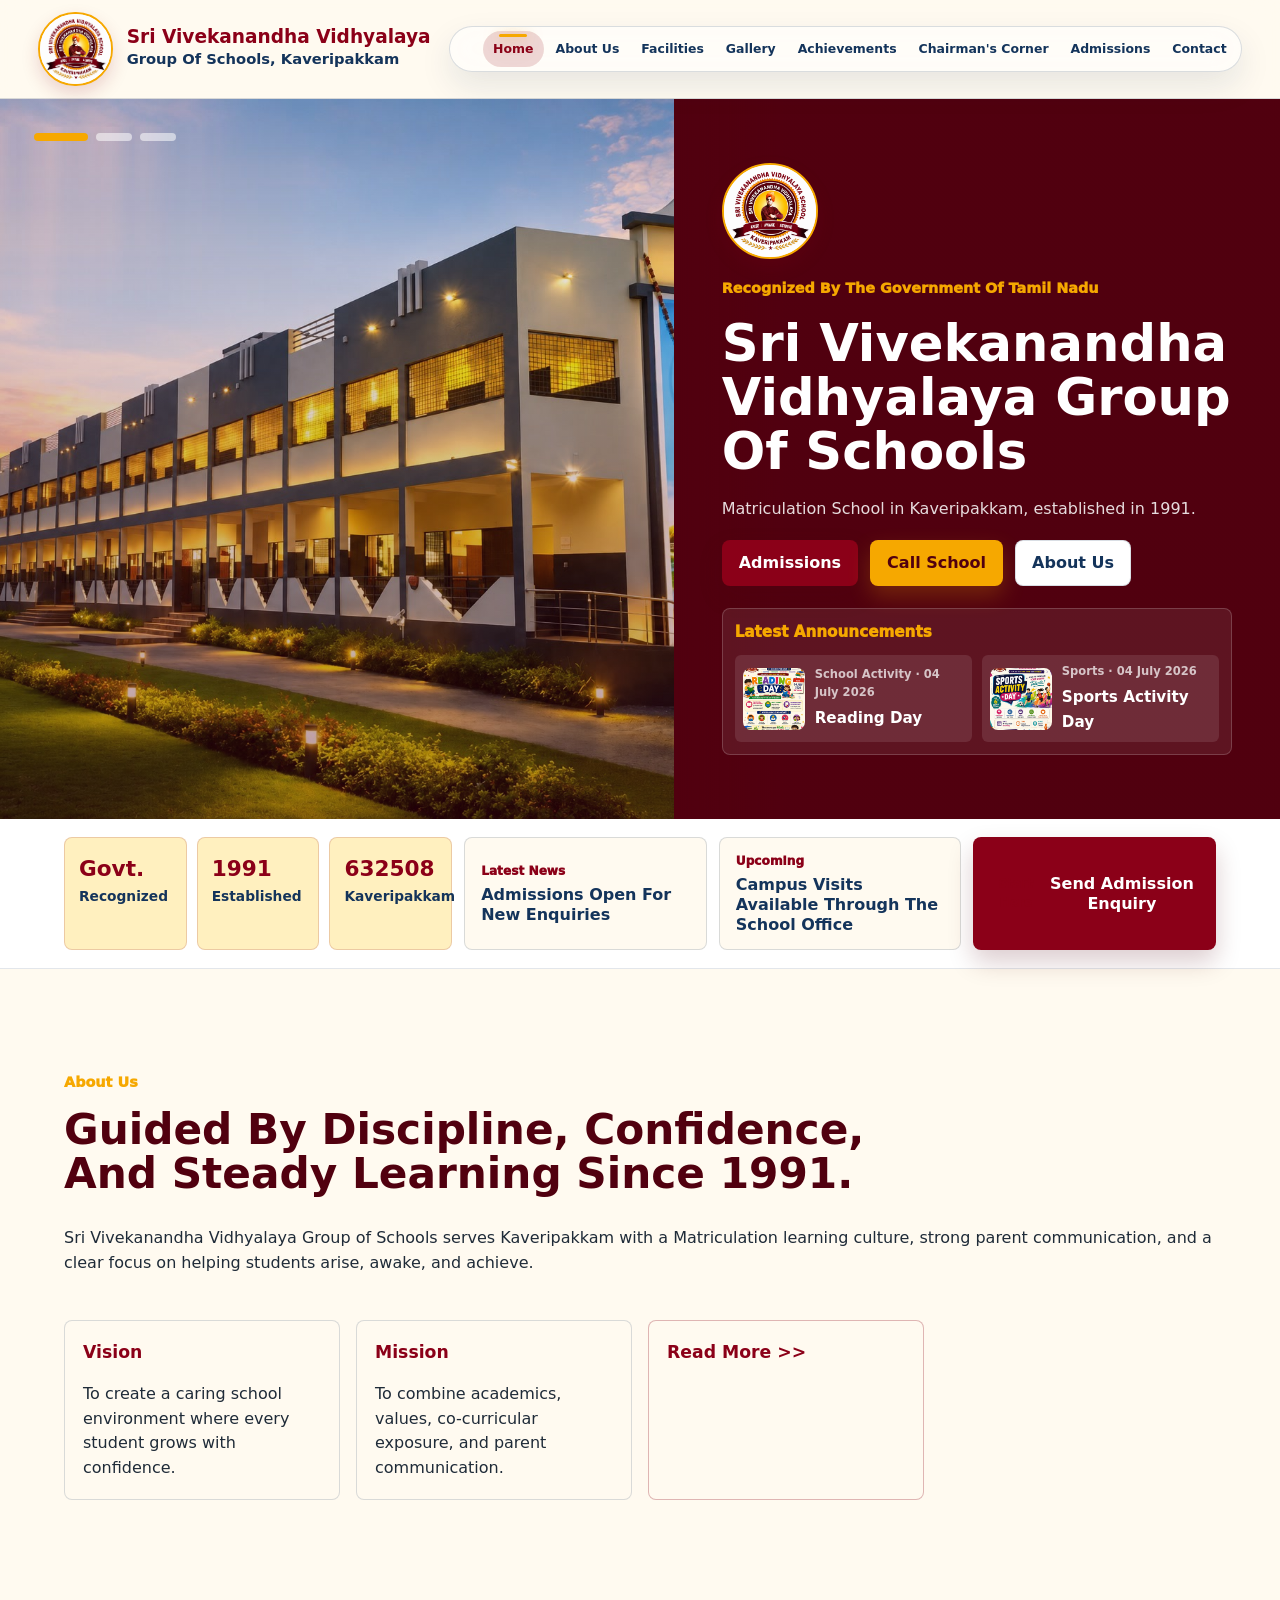
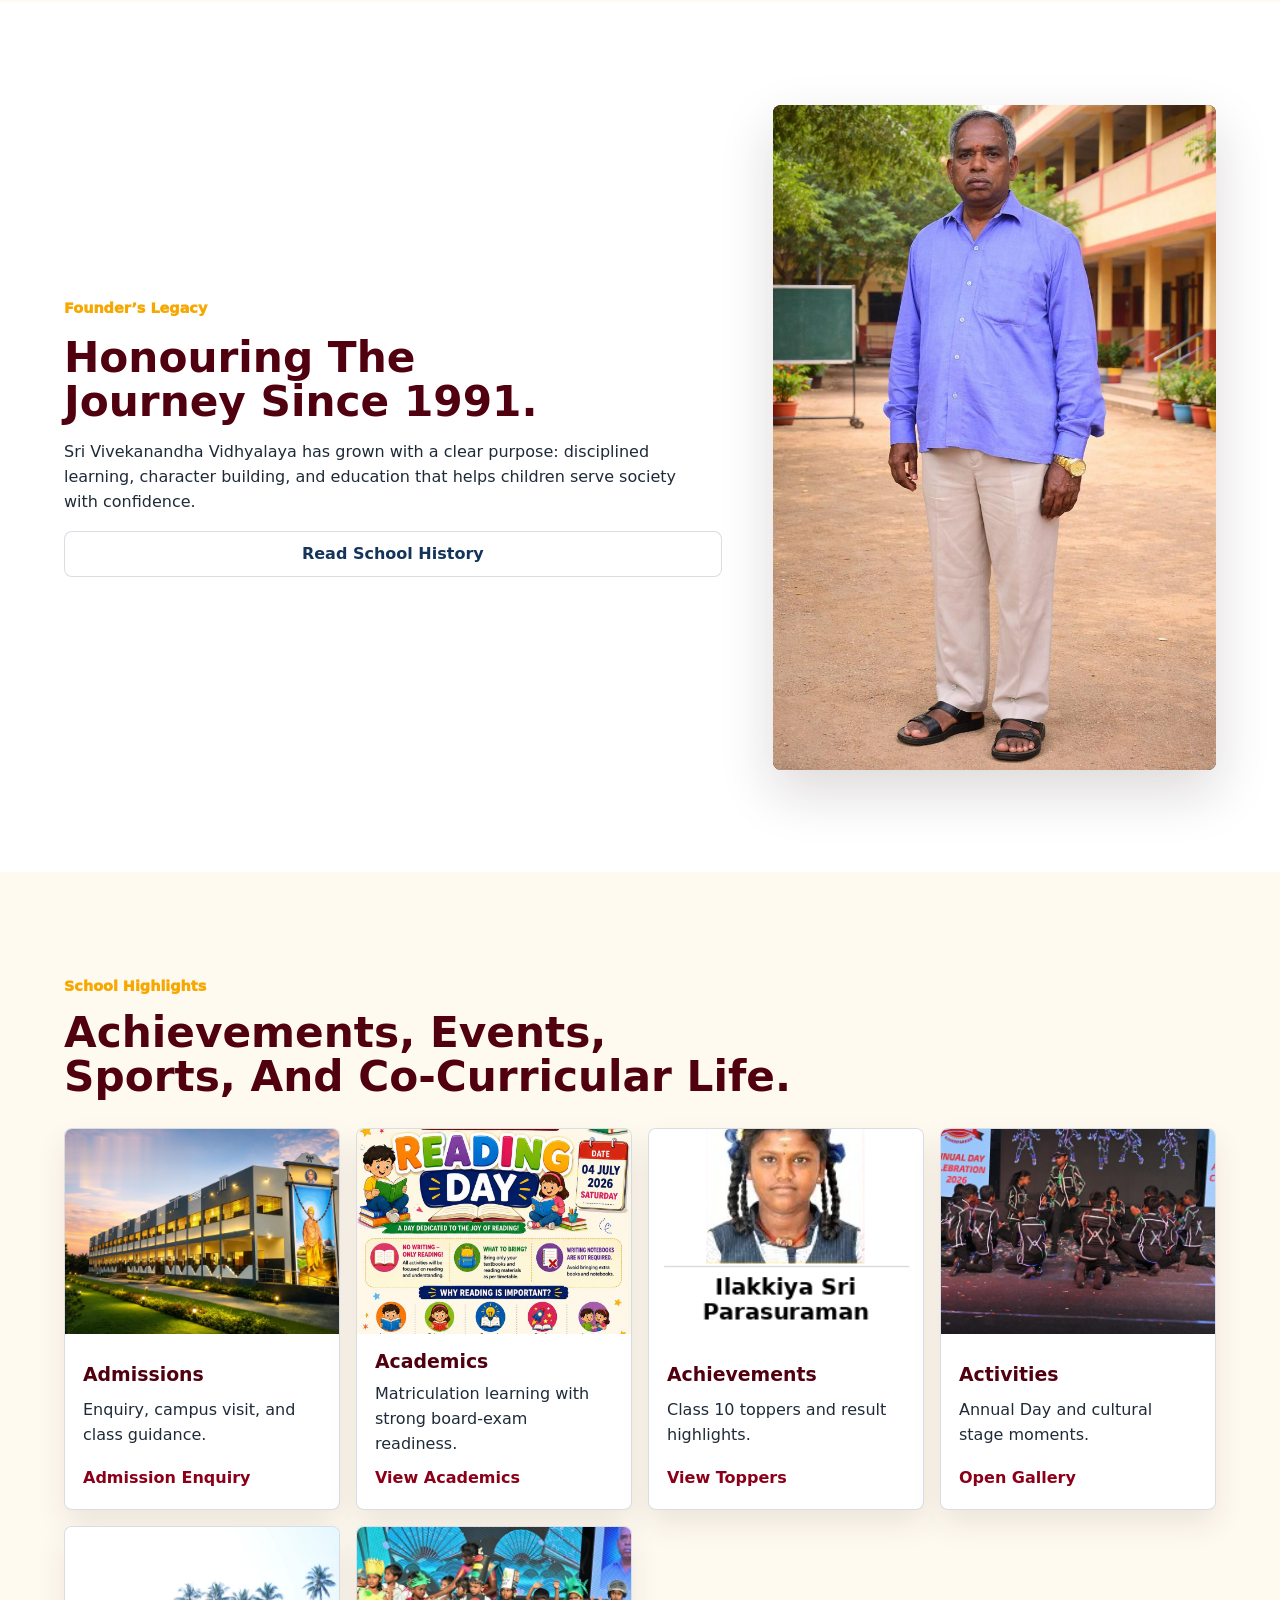
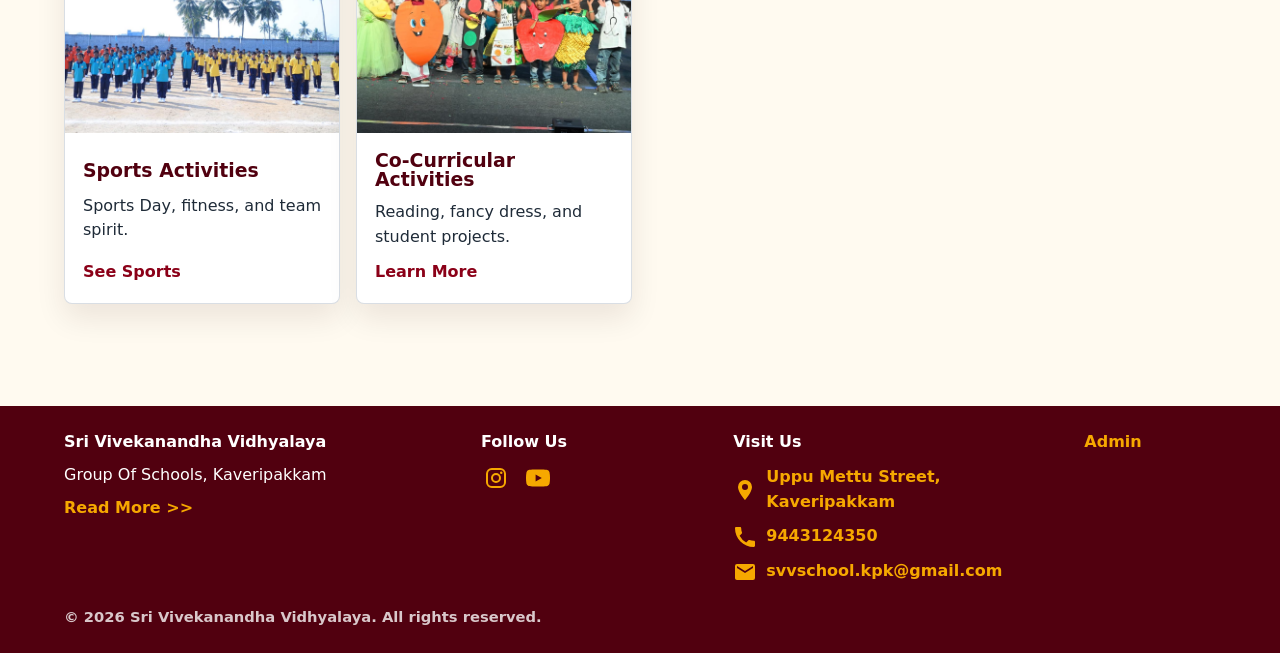
<file: index.html>
<!doctype html>
<html lang="en">
  <head>
    <meta charset="UTF-8" />
    <meta name="viewport" content="width=device-width, initial-scale=1.0" />
    <title>Sri Vivekanandha Vidhyalaya | Matriculation School in Tamil Nadu</title>
    <meta
      name="description"
      content="Sri Vivekanandha Vidhyalaya is a Matriculation school in Tamil Nadu serving Kaveripakkam with academics, admissions, school achievements, sports, and co-curricular activities."
    />
    <meta property="og:title" content="Sri Vivekanandha Vidhyalaya | Matriculation School in Tamil Nadu" />
    <meta
      property="og:description"
      content="Admissions, achievements, sports, school events, co-curricular activities, and campus details for Sri Vivekanandha Vidhyalaya Matriculation School."
    />
    <meta property="og:type" content="website" />
    <meta property="og:image" content="assets/school-building.jpg" />
    <link rel="icon" href="assets/logo.png" />
    <link rel="preload" as="image" href="assets/school-building.jpg" fetchpriority="high" />
    <link rel="stylesheet" href="styles.css?v=book-turn-1" />
  </head>
  <body class="home-page">
    <header class="site-header" data-header>
      <a class="brand" href="index.html" aria-label="Sri Vivekanandha Vidhyalaya home">
        <span class="logo-frame small">
          <img src="assets/logo.png" data-required-asset alt="Sri Vivekanandha Vidhyalaya logo" />
          <span class="asset-fallback">SVV</span>
        </span>
        <span class="brand-copy">
          <strong>Sri Vivekanandha Vidhyalaya</strong>
          <small>Group of Schools, Kaveripakkam</small>
        </span>
      </a>
      <button class="nav-toggle" type="button" aria-label="Open navigation" aria-expanded="false" data-nav-toggle>
        <span></span><span></span><span></span>
      </button>
      <nav class="primary-nav" aria-label="Primary navigation" data-nav></nav>
    </header>

    <main>
      <section class="page-section hero">
        <div class="hero-image asset-panel" data-hero-banner aria-label="School campus highlights">
          <img
            src="assets/school-building.jpg"
            data-required-asset
            alt="Sri Vivekanandha Vidhyalaya campus building in Kaveripakkam"
            fetchpriority="high"
            decoding="async"
          />
        </div>
        <div class="hero-content">
          <div class="logo-frame hero-logo">
            <img src="assets/logo.png" data-required-asset alt="Sri Vivekanandha Vidhyalaya logo" />
            <span class="asset-fallback">SVV</span>
          </div>
          <p class="eyebrow">Recognized By The Government Of Tamil Nadu</p>
          <h1>Sri Vivekanandha Vidhyalaya Group Of Schools</h1>
          <p class="lead">Matriculation School in Kaveripakkam, established in 1991.</p>
          <div class="hero-actions">
            <a class="button primary" href="admissions.html">Admissions</a>
            <a class="button gold" href="tel:+919443124350">Call School</a>
            <a class="button secondary" href="about.html">About Us</a>
          </div>
          <div class="hero-announcements" data-hero-announcements aria-label="Latest announcements"></div>
        </div>
      </section>

      <section class="quick-highlight-strip" aria-label="Quick school highlights">
        <div class="quick-facts" id="quick-facts"></div>
        <article class="highlight-card">
          <span>Latest News</span>
          <strong>Admissions Open For New Enquiries</strong>
        </article>
        <article class="highlight-card">
          <span>Upcoming</span>
          <strong>Campus Visits Available Through The School Office</strong>
        </article>
        <a class="highlight-card highlight-cta" href="admissions.html">
          <span>Start Here</span>
          <strong>Send Admission Enquiry</strong>
        </a>
      </section>

      <section class="page-section home-about">
        <div class="section-heading">
          <p class="eyebrow">About Us</p>
          <h2>Guided By Discipline, Confidence, And Steady Learning Since 1991.</h2>
          <p>
            Sri Vivekanandha Vidhyalaya Group of Schools serves Kaveripakkam with a Matriculation learning culture,
            strong parent communication, and a clear focus on helping students arise, awake, and achieve.
          </p>
        </div>
        <div class="module-grid">
          <article class="module-card"><strong>Vision</strong><p>To create a caring school environment where every student grows with confidence.</p></article>
          <article class="module-card"><strong>Mission</strong><p>To combine academics, values, co-curricular exposure, and parent communication.</p></article>
          <a class="module-card about-link-card" href="about.html"><strong>Read More &gt;&gt;</strong></a>
        </div>
      </section>

      <section class="page-section founder-legacy">
        <div class="legacy-copy">
          <p class="eyebrow">Founder’s Legacy</p>
          <h2>Honouring The Journey Since 1991.</h2>
          <p>
            Sri Vivekanandha Vidhyalaya has grown with a clear purpose: disciplined learning, character building,
            and education that helps children serve society with confidence.
          </p>
          <a class="button secondary" href="about.html">Read School History</a>
        </div>
        <div class="legacy-photo asset-panel">
          <img src="assets/founder-original.png" data-required-asset alt="Original founder photo of Mr. S. Pichandi" loading="eager" decoding="async" />
        </div>
      </section>

      <section class="page-section home-sections">
        <div class="section-heading">
          <p class="eyebrow">School Highlights</p>
          <h2>Achievements, Events, Sports, And Co-Curricular Life.</h2>
        </div>
        <div class="feature-grid" id="home-feature-grid"></div>
      </section>

    </main>

    <footer class="site-footer">
      <p>Sri Vivekanandha Vidhyalaya Group of Schools, Kaveripakkam</p>
      <a href="index.html">Home</a>
      <p class="copyright-line">© 2026 Sri Vivekanandha Vidhyalaya. All rights reserved.</p>
    </footer>

    <script src="news-data.js?v=book-turn-1"></script>
    <script src="app.js?v=book-turn-1"></script>
  </body>
</html>
</file>
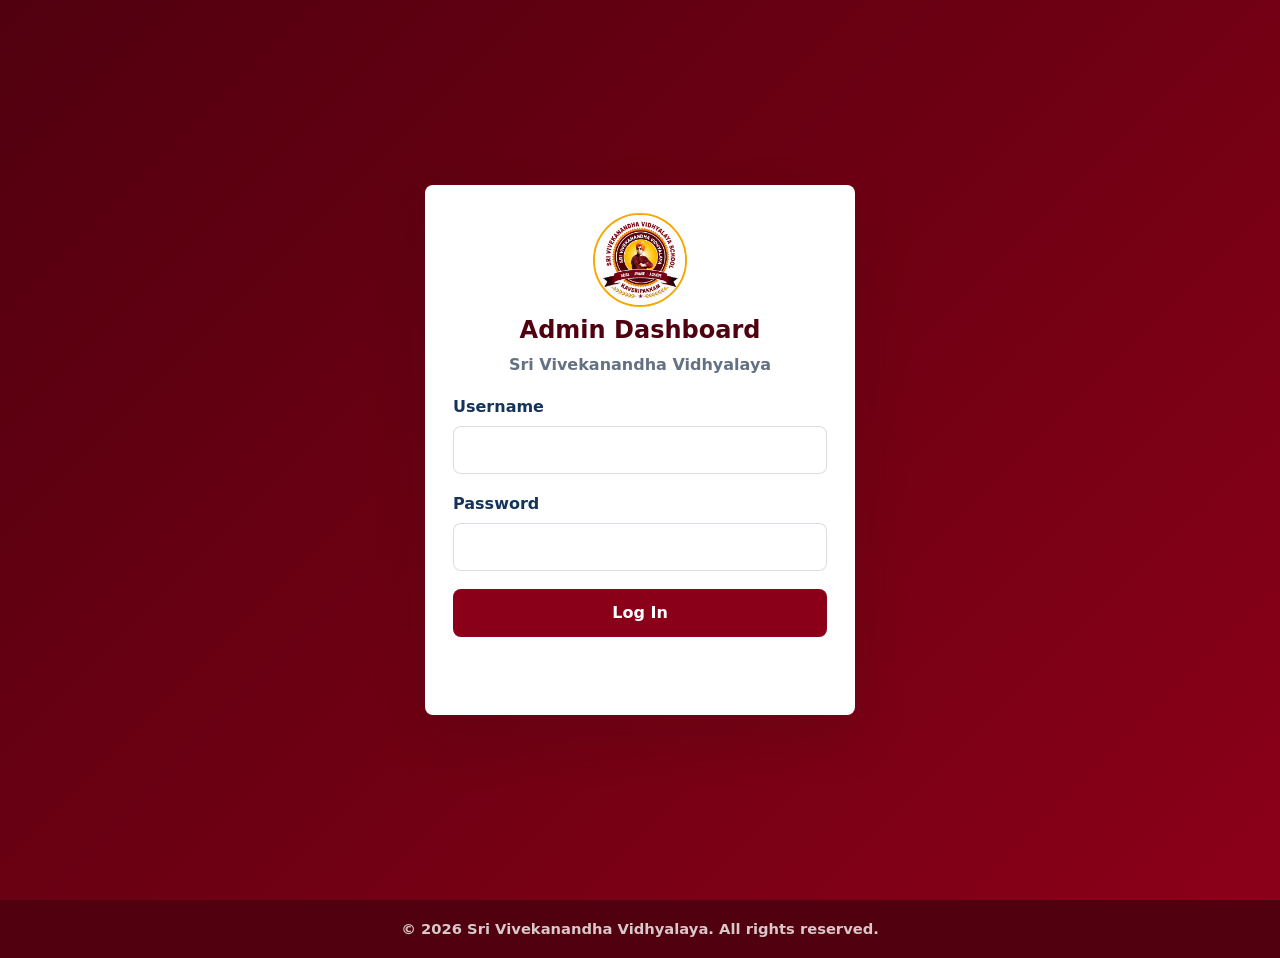
<file: admin/index.html>
<!doctype html>
<html lang="en">
  <head>
    <meta charset="UTF-8" />
    <meta name="viewport" content="width=device-width, initial-scale=1.0" />
    <title>Admin Dashboard | Sri Vivekanandha Vidhyalaya</title>
    <meta name="description" content="Admin dashboard for Sri Vivekanandha Vidhyalaya website content, gallery, announcements, and admission enquiries." />
    <meta name="robots" content="noindex, nofollow" />
    <link rel="icon" href="../assets/logo.png" />
    <link rel="stylesheet" href="admin.css?v=admission-fields-1" />
  </head>
  <body>
    <main id="admin-root"></main>
    <footer class="admin-footer">© 2026 Sri Vivekanandha Vidhyalaya. All rights reserved.</footer>
    <script src="admin.js?v=admission-fields-1"></script>
  </body>
</html>
</file>
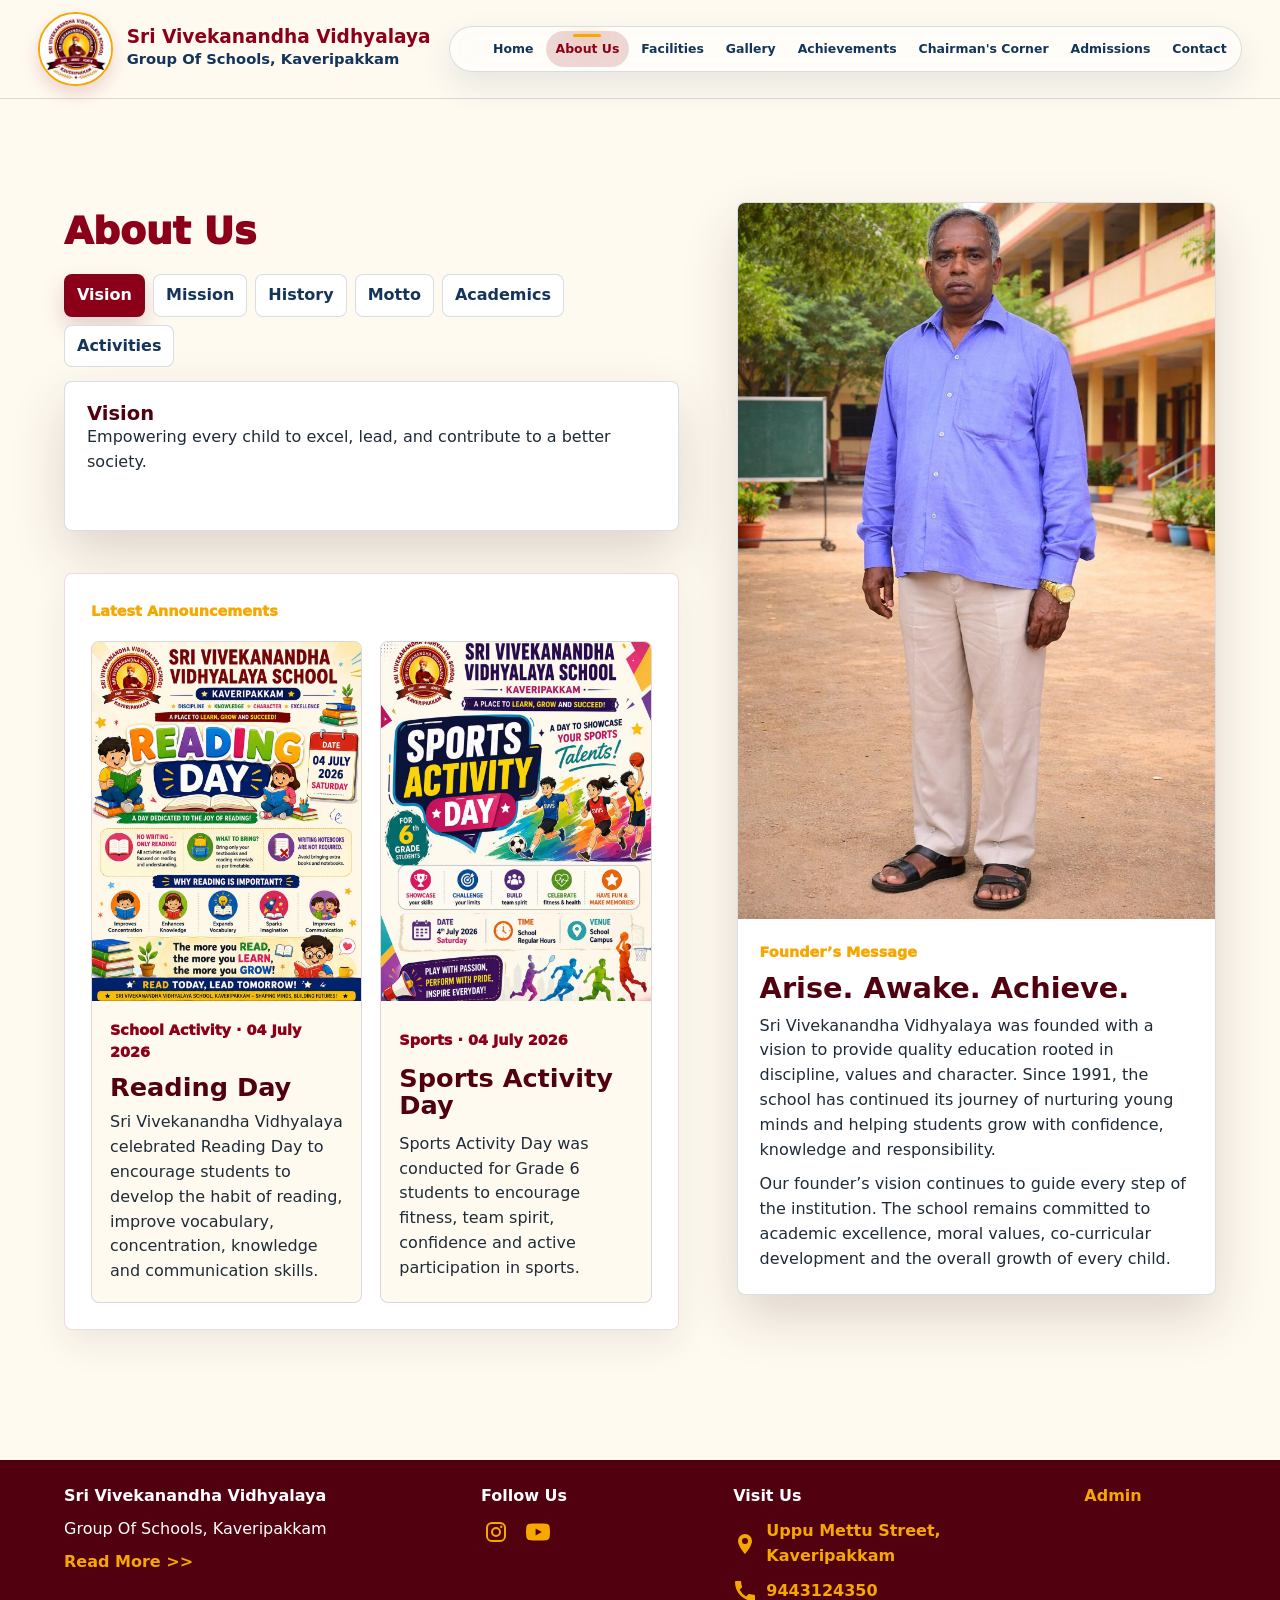
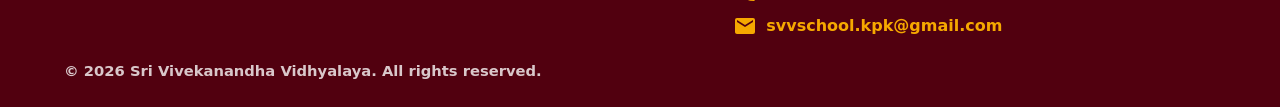
<file: about.html>
<!doctype html>
<html lang="en">
  <head>
    <meta charset="UTF-8" />
    <meta name="viewport" content="width=device-width, initial-scale=1.0" />
    <title>About Us | Sri Vivekanandha Vidhyalaya</title>
    <meta name="description" content="Learn about Sri Vivekanandha Vidhyalaya, its founder legacy, journey since 1991, school history, academics, and co-curricular activities in Kaveripakkam, Tamil Nadu." />
    <meta property="og:title" content="About Sri Vivekanandha Vidhyalaya" />
    <meta property="og:description" content="Founder legacy, school history since 1991, mission, academics, and activities at Sri Vivekanandha Vidhyalaya." />
    <meta property="og:type" content="website" />
    <meta property="og:image" content="assets/founder-original.png" />
    <link rel="icon" href="assets/logo.png" />
    <link rel="stylesheet" href="styles.css?v=book-turn-1" />
  </head>
  <body>
    <header class="site-header" data-header>
      <a class="brand" href="index.html" aria-label="Sri Vivekanandha Vidhyalaya home">
        <span class="logo-frame small"><img src="assets/logo.png" data-required-asset alt="Sri Vivekanandha Vidhyalaya crest" /><span class="asset-fallback">SVV</span></span>
        <span class="brand-copy"><strong>Sri Vivekanandha Vidhyalaya</strong><small>Group of Schools, Kaveripakkam</small></span>
      </a>
      <button class="nav-toggle" type="button" aria-label="Open navigation" aria-expanded="false" data-nav-toggle><span></span><span></span><span></span></button>
      <nav class="primary-nav" aria-label="Primary navigation" data-nav></nav>
    </header>
    <main>
      <section class="page-section about">
        <div class="section-text">
          <h1 class="visually-hidden">About Us</h1>
          <p class="eyebrow">About Us</p>
          <div class="tab-list" role="tablist" aria-label="About us details">
            <button class="active" type="button" data-about-tab="vision" role="tab">Vision</button>
            <button type="button" data-about-tab="mission" role="tab">Mission</button>
            <button type="button" data-about-tab="history" role="tab">History</button>
            <button type="button" data-about-tab="motto" role="tab">Motto</button>
            <button type="button" data-about-tab="academics" role="tab">Academics</button>
            <button type="button" data-about-tab="activities" role="tab">Activities</button>
          </div>
          <article class="tab-card" data-about-panel></article>
          <div class="announcement-strip" data-announcements hidden></div>
        </div>
        <aside class="leader-card">
          <div class="leader-photo asset-panel">
            <img src="assets/founder-original.png" data-required-asset alt="Founder of Sri Vivekanandha Vidhyalaya" />
          </div>
          <div class="leader-copy">
            <p class="eyebrow">Founder’s Message</p>
            <h2>Arise. Awake. Achieve.</h2>
            <div class="founder-message-body" data-founder-copy>
              <p>
                Sri Vivekanandha Vidhyalaya was founded with a vision to provide quality education rooted in discipline,
                values and character. Since 1991, the school has continued its journey of nurturing young minds and
                helping students grow with confidence, knowledge and responsibility.
              </p>
              <p>
                Our founder’s vision continues to guide every step of the institution. The school remains committed to
                academic excellence, moral values, co-curricular development and the overall growth of every child.
              </p>
            </div>
          </div>
        </aside>
      </section>
    </main>
    <footer class="site-footer"><p>Sri Vivekanandha Vidhyalaya Group of Schools, Kaveripakkam</p><a href="index.html">Home</a><p class="copyright-line">© 2026 Sri Vivekanandha Vidhyalaya. All rights reserved.</p></footer>
    <script src="app.js?v=book-turn-1"></script>
  </body>
</html>
</file>
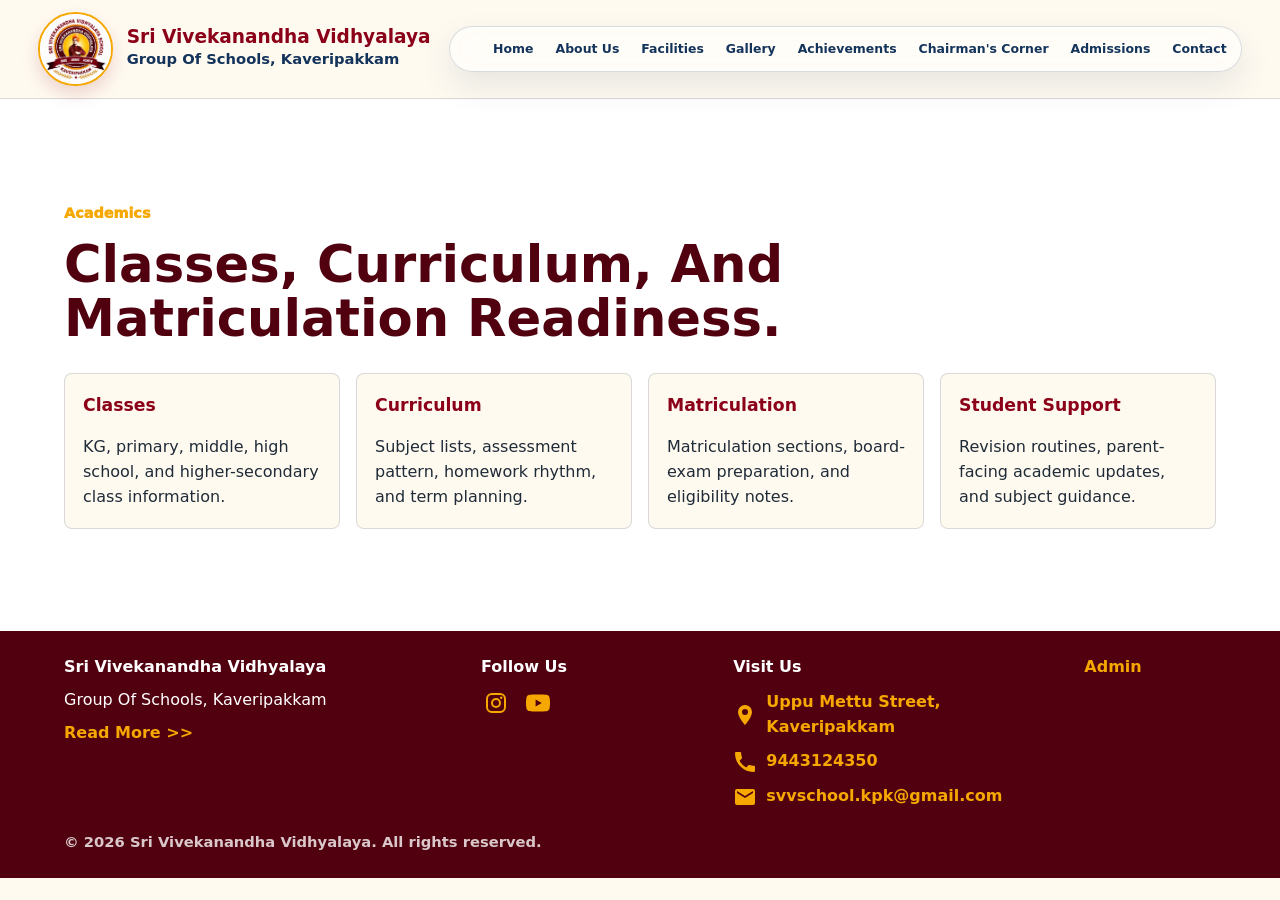
<file: academics.html>
<!doctype html>
<html lang="en">
  <head>
    <meta charset="UTF-8" />
    <meta name="viewport" content="width=device-width, initial-scale=1.0" />
    <title>Academics | Sri Vivekanandha Vidhyalaya</title>
    <meta name="description" content="Academic information for Sri Vivekanandha Vidhyalaya, including Matriculation classes, curriculum, board-exam preparation, and student support." />
    <meta property="og:title" content="Academics | Sri Vivekanandha Vidhyalaya" />
    <meta property="og:description" content="Matriculation academics and board-exam preparation at Sri Vivekanandha Vidhyalaya." />
    <meta property="og:type" content="website" />
    <meta property="og:image" content="assets/logo.png" />
    <link rel="icon" href="assets/logo.png" />
    <link rel="stylesheet" href="styles.css?v=book-turn-1" />
  </head>
  <body>
    <header class="site-header" data-header>
      <a class="brand" href="index.html" aria-label="Sri Vivekanandha Vidhyalaya home">
        <span class="logo-frame small"><img src="assets/logo.png" data-required-asset alt="Sri Vivekanandha Vidhyalaya crest" /><span class="asset-fallback">SVV</span></span>
        <span class="brand-copy"><strong>Sri Vivekanandha Vidhyalaya</strong><small>Group of Schools, Kaveripakkam</small></span>
      </a>
      <button class="nav-toggle" type="button" aria-label="Open navigation" aria-expanded="false" data-nav-toggle><span></span><span></span><span></span></button>
      <nav class="primary-nav" aria-label="Primary navigation" data-nav></nav>
    </header>
    <main>
      <section class="page-section content-band">
        <div class="section-heading">
          <p class="eyebrow">Academics</p>
          <h1>Classes, Curriculum, And Matriculation Readiness.</h1>
        </div>
        <div class="module-grid" id="academics-grid"></div>
      </section>
    </main>
    <footer class="site-footer"><p>Sri Vivekanandha Vidhyalaya Group of Schools, Kaveripakkam</p><a href="index.html">Home</a><p class="copyright-line">© 2026 Sri Vivekanandha Vidhyalaya. All rights reserved.</p></footer>
    <script src="app.js?v=book-turn-1"></script>
  </body>
</html>
</file>
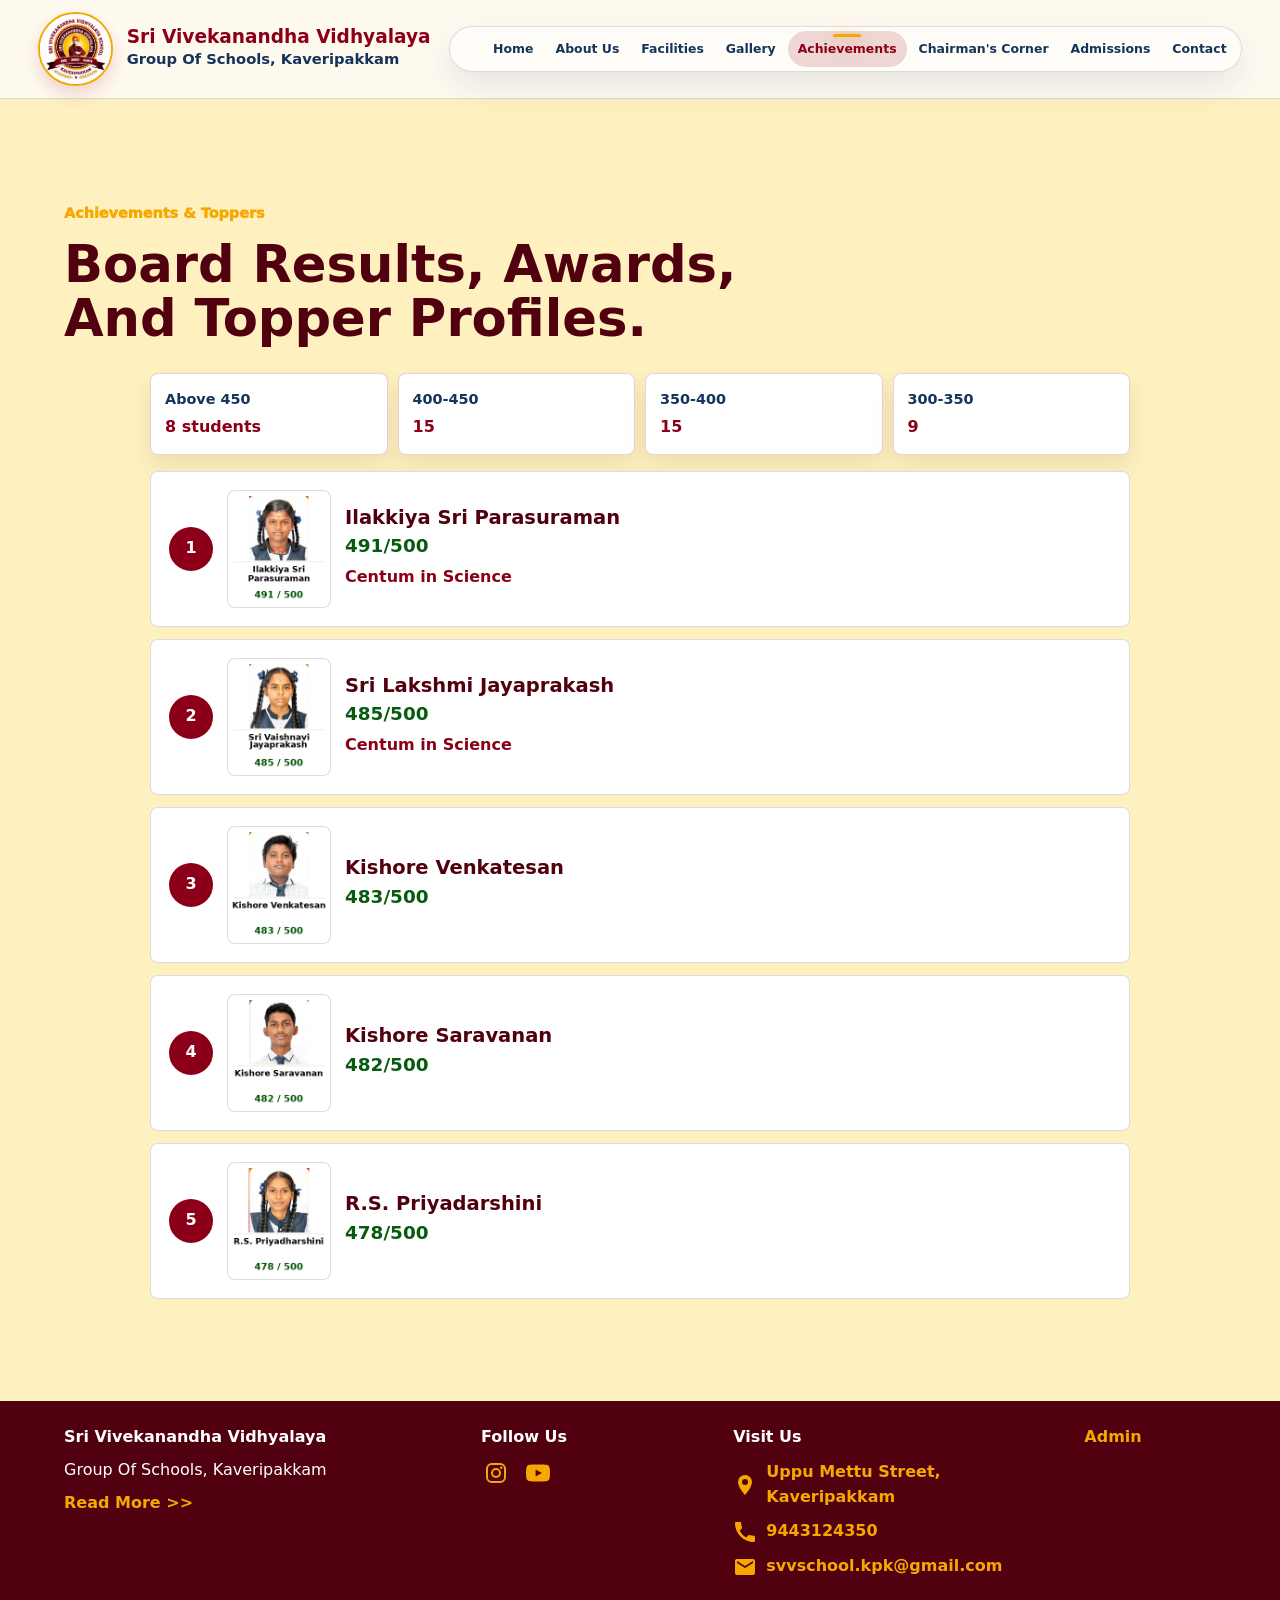
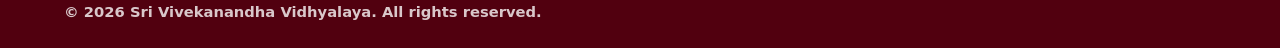
<file: achievements.html>
<!doctype html>
<html lang="en">
  <head>
    <meta charset="UTF-8" />
    <meta name="viewport" content="width=device-width, initial-scale=1.0" />
    <title>Achievements | Sri Vivekanandha Vidhyalaya</title>
    <meta name="description" content="View Sri Vivekanandha Vidhyalaya Matriculation school achievements, Class 10 toppers, marks, results at a glance, and student recognition updates." />
    <meta property="og:title" content="Achievements | Sri Vivekanandha Vidhyalaya Matriculation School" />
    <meta property="og:description" content="Class 10 toppers, Matriculation achievements, and school achievement highlights from Sri Vivekanandha Vidhyalaya." />
    <meta property="og:type" content="website" />
    <meta property="og:image" content="assets/toppers/topper-1.png" />
    <link rel="icon" href="assets/logo.png" />
    <link rel="stylesheet" href="styles.css?v=book-turn-1" />
  </head>
  <body>
    <header class="site-header" data-header>
      <a class="brand" href="index.html" aria-label="Sri Vivekanandha Vidhyalaya home">
        <span class="logo-frame small"><img src="assets/logo.png" data-required-asset alt="Sri Vivekanandha Vidhyalaya crest" /><span class="asset-fallback">SVV</span></span>
        <span class="brand-copy"><strong>Sri Vivekanandha Vidhyalaya</strong><small>Group of Schools, Kaveripakkam</small></span>
      </a>
      <button class="nav-toggle" type="button" aria-label="Open navigation" aria-expanded="false" data-nav-toggle><span></span><span></span><span></span></button>
      <nav class="primary-nav" aria-label="Primary navigation" data-nav></nav>
    </header>
    <main>
      <section class="page-section achievements">
        <div class="section-heading">
          <p class="eyebrow">Achievements & Toppers</p>
          <h1>Board Results, Awards, And Topper Profiles.</h1>
        </div>
        <div class="achievement-layout topper-only-layout">
          <div class="topper-results">
            <div class="results-glance" id="results-glance" aria-label="Results at a glance"></div>
            <div class="rank-list" id="rank-list"></div>
          </div>
        </div>
      </section>
    </main>
    <footer class="site-footer"><p>Sri Vivekanandha Vidhyalaya Group of Schools, Kaveripakkam</p><a href="index.html">Home</a><p class="copyright-line">© 2026 Sri Vivekanandha Vidhyalaya. All rights reserved.</p></footer>
    <script src="app.js?v=book-turn-1"></script>
  </body>
</html>
</file>
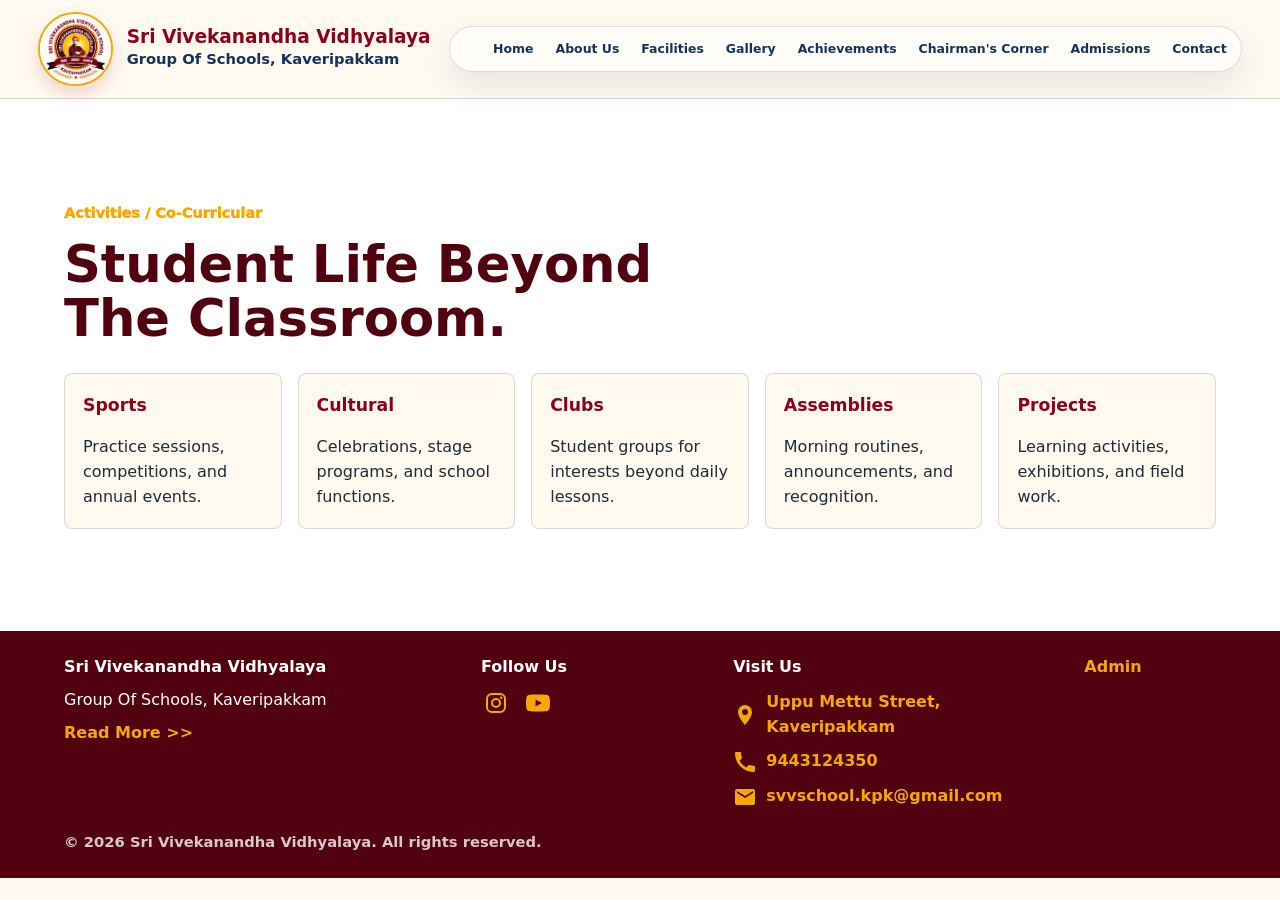
<file: activities.html>
<!doctype html>
<html lang="en">
  <head>
    <meta charset="UTF-8" />
    <meta name="viewport" content="width=device-width, initial-scale=1.0" />
    <title>Activities | Sri Vivekanandha Vidhyalaya</title>
    <meta name="description" content="Sports activities, school events, cultural programs, clubs, assemblies, and co-curricular activities at Sri Vivekanandha Vidhyalaya." />
    <meta property="og:title" content="Activities | Sri Vivekanandha Vidhyalaya" />
    <meta property="og:description" content="Sports and co-curricular activities at Sri Vivekanandha Vidhyalaya." />
    <meta property="og:type" content="website" />
    <meta property="og:image" content="assets/gallery/sports-march.jpeg" />
    <link rel="icon" href="assets/logo.png" />
    <link rel="stylesheet" href="styles.css?v=book-turn-1" />
  </head>
  <body>
    <header class="site-header" data-header>
      <a class="brand" href="index.html" aria-label="Sri Vivekanandha Vidhyalaya home">
        <span class="logo-frame small"><img src="assets/logo.png" data-required-asset alt="Sri Vivekanandha Vidhyalaya crest" /><span class="asset-fallback">SVV</span></span>
        <span class="brand-copy"><strong>Sri Vivekanandha Vidhyalaya</strong><small>Group of Schools, Kaveripakkam</small></span>
      </a>
      <button class="nav-toggle" type="button" aria-label="Open navigation" aria-expanded="false" data-nav-toggle><span></span><span></span><span></span></button>
      <nav class="primary-nav" aria-label="Primary navigation" data-nav></nav>
    </header>
    <main>
      <section class="page-section content-band">
        <div class="section-heading">
          <p class="eyebrow">Activities / Co-Curricular</p>
          <h1>Student Life Beyond The Classroom.</h1>
        </div>
        <div class="activity-grid" id="activity-grid"></div>
      </section>
    </main>
    <footer class="site-footer"><p>Sri Vivekanandha Vidhyalaya Group of Schools, Kaveripakkam</p><a href="index.html">Home</a><p class="copyright-line">© 2026 Sri Vivekanandha Vidhyalaya. All rights reserved.</p></footer>
    <script src="app.js?v=book-turn-1"></script>
  </body>
</html>
</file>
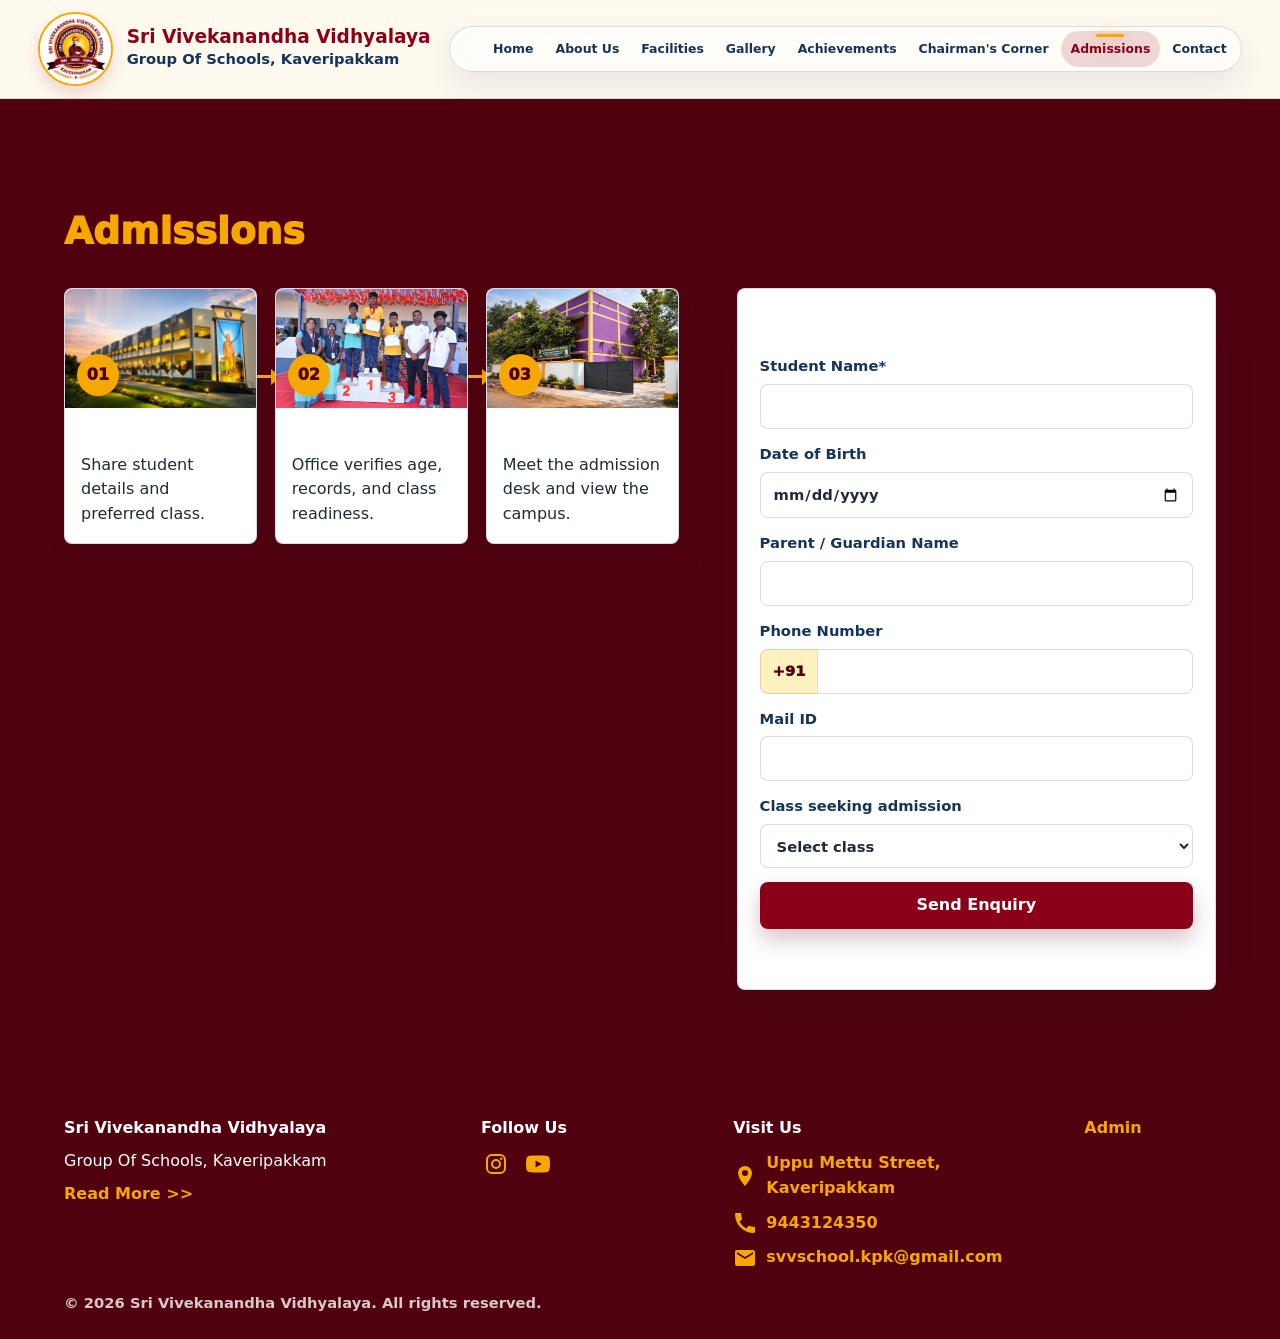
<file: admissions.html>
<!doctype html>
<html lang="en">
  <head>
    <meta charset="UTF-8" />
    <meta name="viewport" content="width=device-width, initial-scale=1.0" />
    <title>Admissions | Sri Vivekanandha Vidhyalaya</title>
    <meta name="description" content="Send an admission enquiry to Sri Vivekanandha Vidhyalaya, a Matriculation school in Tamil Nadu offering Matriculation education, academics, and student activities." />
    <meta property="og:title" content="Admissions | Sri Vivekanandha Vidhyalaya" />
    <meta property="og:description" content="Admission enquiry, phone contact, and class admission details for Sri Vivekanandha Vidhyalaya." />
    <meta property="og:type" content="website" />
    <meta property="og:image" content="assets/school-building.jpg" />
    <link rel="icon" href="assets/logo.png" />
    <link rel="stylesheet" href="styles.css?v=book-turn-1" />
  </head>
  <body>
    <header class="site-header" data-header>
      <a class="brand" href="index.html" aria-label="Sri Vivekanandha Vidhyalaya home">
        <span class="logo-frame small"><img src="assets/logo.png" data-required-asset alt="Sri Vivekanandha Vidhyalaya crest" /><span class="asset-fallback">SVV</span></span>
        <span class="brand-copy"><strong>Sri Vivekanandha Vidhyalaya</strong><small>Group of Schools, Kaveripakkam</small></span>
      </a>
      <button class="nav-toggle" type="button" aria-label="Open navigation" aria-expanded="false" data-nav-toggle><span></span><span></span><span></span></button>
      <nav class="primary-nav" aria-label="Primary navigation" data-nav></nav>
    </header>
    <main>
      <section class="page-section admissions">
        <div class="section-heading">
          <h1 class="visually-hidden">Admissions</h1>
          <p class="eyebrow">Admissions</p>
        </div>
        <div class="admission-layout">
          <div class="steps" id="admission-steps"></div>
          <form class="enquiry-form" data-enquiry-form novalidate>
            <h2>Admission Enquiry</h2>
            <label>Student Name*<input name="student" type="text" autocomplete="off" required /></label>
            <label>Date of Birth<input name="dob" type="date" autocomplete="bday" /></label>
            <label>Parent / Guardian Name<input name="guardian" type="text" autocomplete="name" required /></label>
            <label>
              Phone Number
              <span class="phone-input-wrap"><span>+91</span><input name="phone" type="tel" inputmode="numeric" autocomplete="tel-national" pattern="[0-9]{10}" maxlength="10" required /></span>
            </label>
            <label>Mail ID<input name="email" type="email" autocomplete="email" required /></label>
            <label>
              Class seeking admission
              <select name="class" required>
                <option value="">Select class</option>
                <option>Pre-KG</option>
                <option>LKG</option>
                <option>UKG</option>
                <option>Class I - V</option>
                <option>Class VI - X</option>
                <option>Class XI - XII</option>
              </select>
            </label>
            <button class="button primary" type="submit">Send Enquiry</button>
            <p class="form-status" data-form-status aria-live="polite"></p>
          </form>
        </div>
      </section>
    </main>
    <footer class="site-footer"><p>Sri Vivekanandha Vidhyalaya Group of Schools, Kaveripakkam</p><a href="index.html">Home</a><p class="copyright-line">© 2026 Sri Vivekanandha Vidhyalaya. All rights reserved.</p></footer>
    <script src="app.js?v=book-turn-1"></script>
  </body>
</html>
</file>
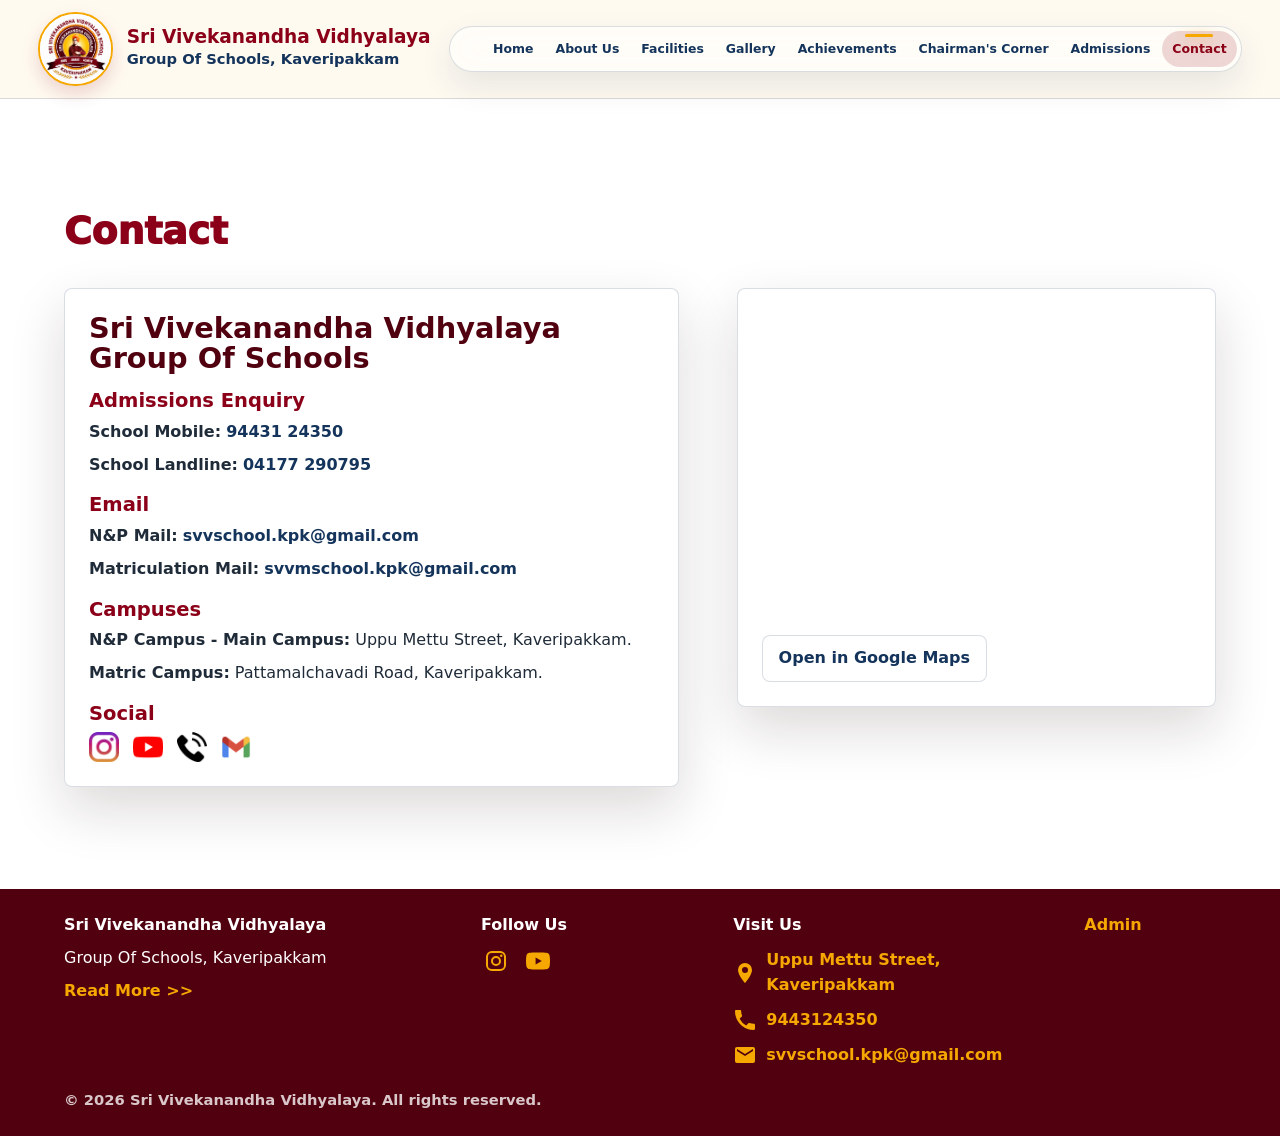
<file: contact.html>
<!doctype html>
<html lang="en">
  <head>
    <meta charset="UTF-8" />
    <meta name="viewport" content="width=device-width, initial-scale=1.0" />
    <title>Contact | Sri Vivekanandha Vidhyalaya</title>
    <meta name="description" content="Contact Sri Vivekanandha Vidhyalaya in Kaveripakkam, Tamil Nadu for admissions, phone numbers, email, campus addresses, and map location." />
    <meta property="og:title" content="Contact Sri Vivekanandha Vidhyalaya" />
    <meta property="og:description" content="School mobile, landline, email, campus addresses, and map details for Sri Vivekanandha Vidhyalaya." />
    <meta property="og:type" content="website" />
    <meta property="og:image" content="assets/school-building.jpg" />
    <link rel="icon" href="assets/logo.png" />
    <link rel="stylesheet" href="styles.css?v=book-turn-1" />
  </head>
  <body>
    <header class="site-header" data-header>
      <a class="brand" href="index.html" aria-label="Sri Vivekanandha Vidhyalaya home">
        <span class="logo-frame small"><img src="assets/logo.png" data-required-asset alt="Sri Vivekanandha Vidhyalaya crest" /><span class="asset-fallback">SVV</span></span>
        <span class="brand-copy"><strong>Sri Vivekanandha Vidhyalaya</strong><small>Group of Schools, Kaveripakkam</small></span>
      </a>
      <button class="nav-toggle" type="button" aria-label="Open navigation" aria-expanded="false" data-nav-toggle><span></span><span></span><span></span></button>
      <nav class="primary-nav" aria-label="Primary navigation" data-nav></nav>
    </header>
    <main>
      <section class="page-section contact">
        <div class="section-heading">
          <h1 class="visually-hidden">Contact</h1>
          <p class="eyebrow">Contact</p>
        </div>
        <div class="contact-layout">
          <div class="contact-card">
            <h2>Sri Vivekanandha Vidhyalaya Group Of Schools</h2>
            <div class="contact-block">
              <h3>Admissions Enquiry</h3>
              <p><strong>School Mobile:</strong> <a href="tel:+919443124350">94431 24350</a></p>
              <p><strong>School Landline:</strong> <a href="tel:+914177290795">04177 290795</a></p>
            </div>
            <div class="contact-block">
              <h3>Email</h3>
              <p><strong>N&amp;P Mail:</strong> <a href="mailto:svvschool.kpk@gmail.com">svvschool.kpk@gmail.com</a></p>
              <p><strong>Matriculation Mail:</strong> <a href="mailto:svvmschool.kpk@gmail.com">svvmschool.kpk@gmail.com</a></p>
            </div>
            <div class="contact-block">
              <h3>Campuses</h3>
              <p><strong>N&amp;P Campus - Main Campus:</strong> Uppu Mettu Street, Kaveripakkam.</p>
              <p><strong>Matric Campus:</strong> Pattamalchavadi Road, Kaveripakkam.</p>
            </div>
            <div class="contact-block">
              <h3>Social</h3>
              <div class="contact-social-icons">
                <a href="https://www.instagram.com/svvs.kpk" target="_blank" rel="noreferrer" aria-label="Instagram">
                  <img src="assets/icons/instagram.png" alt="Instagram logo" />
                </a>
                <a href="https://youtube.com/@srivivekanandhavidhyalayakpk" target="_blank" rel="noreferrer" aria-label="YouTube">
                  <img src="assets/icons/youtube.png" alt="YouTube logo" />
                </a>
                <a href="tel:+919443124350" aria-label="Call Sri Vivekanandha Vidhyalaya">
                  <img src="assets/icons/telephone.png" alt="Phone icon" />
                </a>
                <a href="mailto:svvschool.kpk@gmail.com" aria-label="Email Sri Vivekanandha Vidhyalaya">
                  <img src="assets/icons/gmail.png" alt="Gmail icon" />
                </a>
              </div>
            </div>
          </div>
          <div class="map-panel" aria-label="Google Maps location">
            <iframe
              title="Sri Vivekanandha Vidhyalaya Google Map"
              src="https://www.google.com/maps?q=Sri%20Vivekanandha%20Vidhyalaya%20Group%20of%20Schools%20Kaveripakkam%20632508%20Ranipet%20Tamil%20Nadu&output=embed"
              loading="lazy"
              referrerpolicy="no-referrer-when-downgrade"
            ></iframe>
            <a
              class="button secondary"
              href="https://www.google.com/maps/search/?api=1&query=Sri%20Vivekanandha%20Vidhyalaya%20Group%20of%20Schools%20Kaveripakkam%20632508%20Ranipet%20Tamil%20Nadu"
              target="_blank"
              rel="noreferrer"
            >Open in Google Maps</a>
          </div>
        </div>
      </section>
    </main>
    <footer class="site-footer"><p>Sri Vivekanandha Vidhyalaya Group of Schools, Kaveripakkam</p><a href="index.html">Home</a><p class="copyright-line">© 2026 Sri Vivekanandha Vidhyalaya. All rights reserved.</p></footer>
    <script src="app.js?v=book-turn-1"></script>
  </body>
</html>
</file>
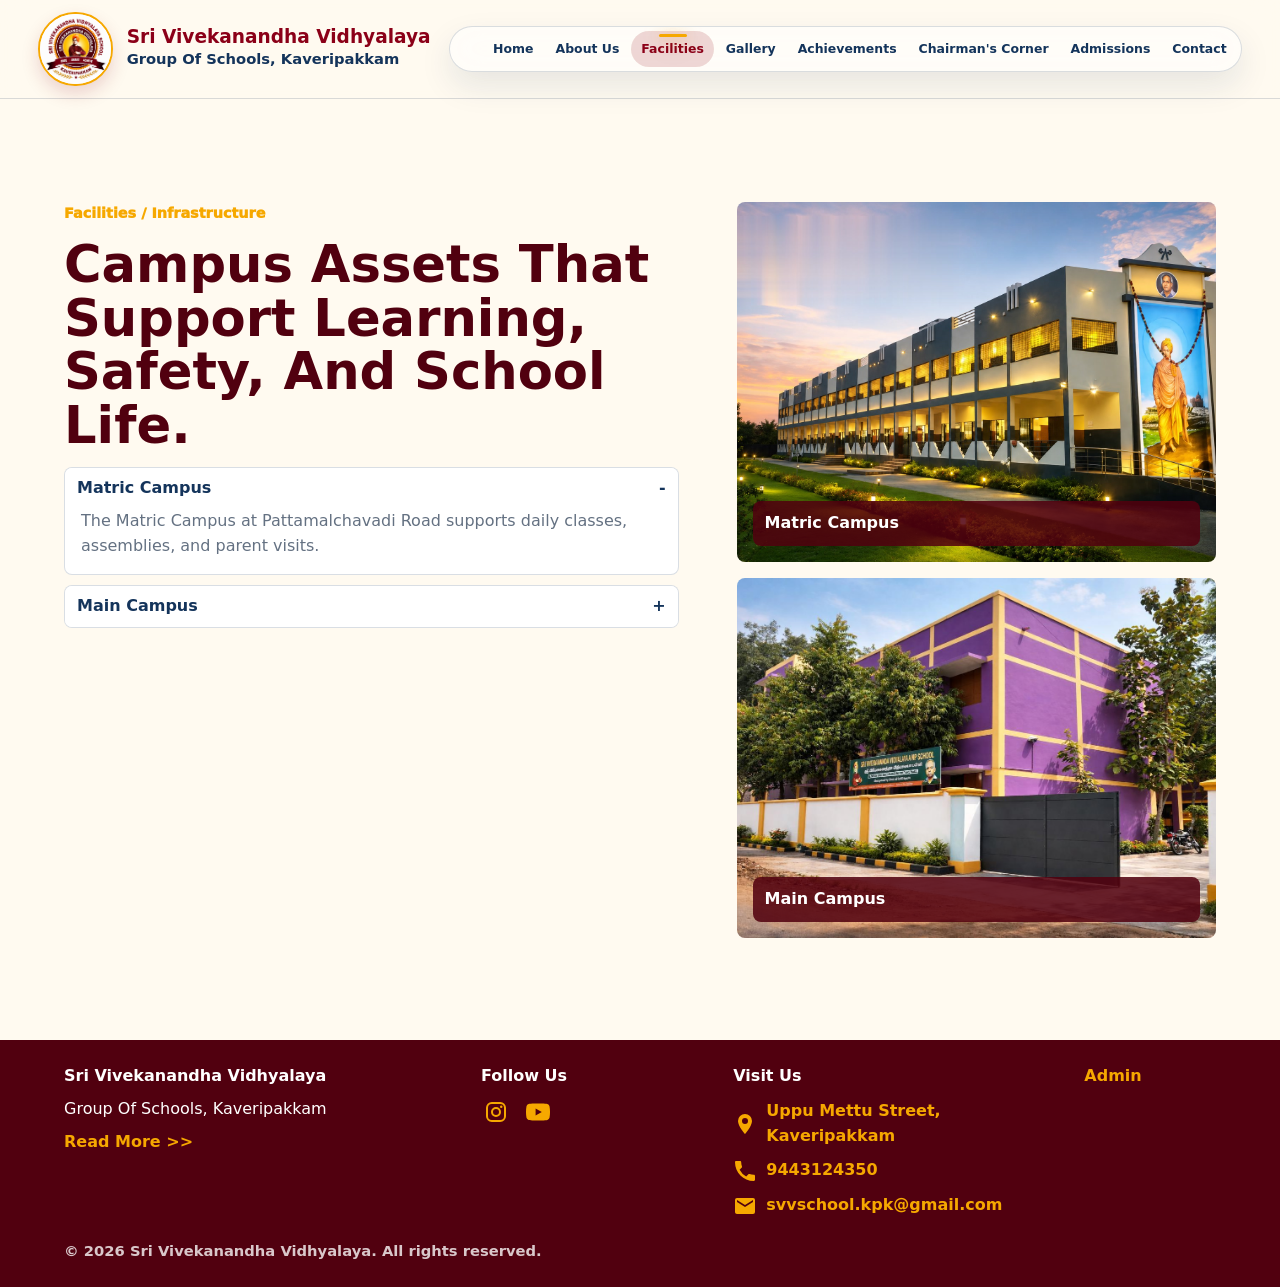
<file: facilities.html>
<!doctype html>
<html lang="en">
  <head>
    <meta charset="UTF-8" />
    <meta name="viewport" content="width=device-width, initial-scale=1.0" />
    <title>Facilities | Sri Vivekanandha Vidhyalaya</title>
    <meta name="description" content="Explore Sri Vivekanandha Vidhyalaya campus facilities, main campus, Matric campus, and school infrastructure in Kaveripakkam, Tamil Nadu." />
    <meta property="og:title" content="Facilities | Sri Vivekanandha Vidhyalaya" />
    <meta property="og:description" content="Campus facilities and infrastructure details for Sri Vivekanandha Vidhyalaya." />
    <meta property="og:type" content="website" />
    <meta property="og:image" content="assets/school-building.jpg" />
    <link rel="icon" href="assets/logo.png" />
    <link rel="stylesheet" href="styles.css?v=book-turn-1" />
  </head>
  <body>
    <header class="site-header" data-header>
      <a class="brand" href="index.html" aria-label="Sri Vivekanandha Vidhyalaya home">
        <span class="logo-frame small"><img src="assets/logo.png" data-required-asset alt="Sri Vivekanandha Vidhyalaya crest" /><span class="asset-fallback">SVV</span></span>
        <span class="brand-copy"><strong>Sri Vivekanandha Vidhyalaya</strong><small>Group of Schools, Kaveripakkam</small></span>
      </a>
      <button class="nav-toggle" type="button" aria-label="Open navigation" aria-expanded="false" data-nav-toggle><span></span><span></span><span></span></button>
      <nav class="primary-nav" aria-label="Primary navigation" data-nav></nav>
    </header>
    <main>
      <section class="page-section facilities">
        <div class="section-text">
          <p class="eyebrow">Facilities / Infrastructure</p>
          <h1>Campus Assets That Support Learning, Safety, And School Life.</h1>
          <div class="accordion" id="facilities-accordion"></div>
        </div>
        <div class="facility-media campus-stack">
          <figure class="campus-card asset-panel">
            <img src="assets/school-building.jpg" data-required-asset alt="Matric campus building" />
            <figcaption>Matric Campus</figcaption>
          </figure>
          <figure class="campus-card asset-panel">
            <img src="assets/second-campus.jpg" data-required-asset alt="Main campus violet building" />
            <figcaption>Main Campus</figcaption>
          </figure>
        </div>
      </section>
    </main>
    <footer class="site-footer"><p>Sri Vivekanandha Vidhyalaya Group of Schools, Kaveripakkam</p><a href="index.html">Home</a><p class="copyright-line">© 2026 Sri Vivekanandha Vidhyalaya. All rights reserved.</p></footer>
    <script src="app.js?v=book-turn-1"></script>
  </body>
</html>
</file>
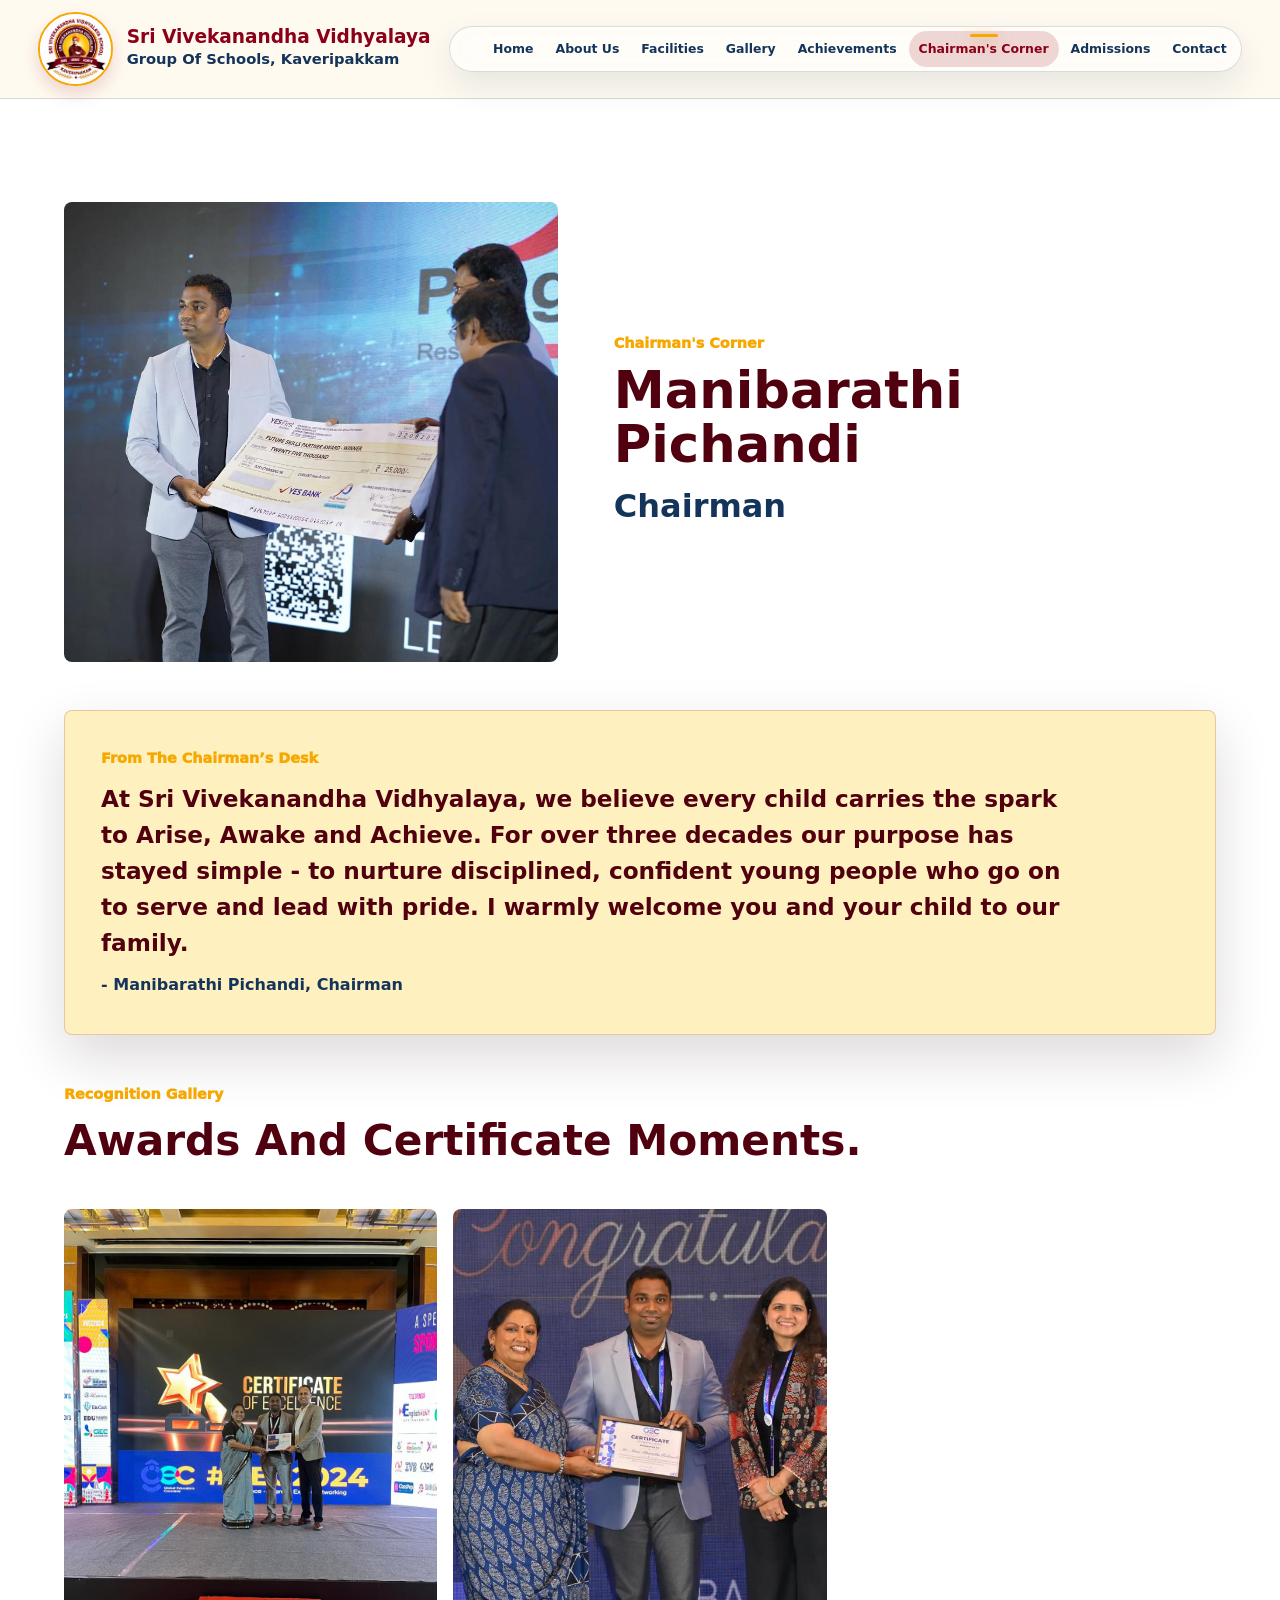
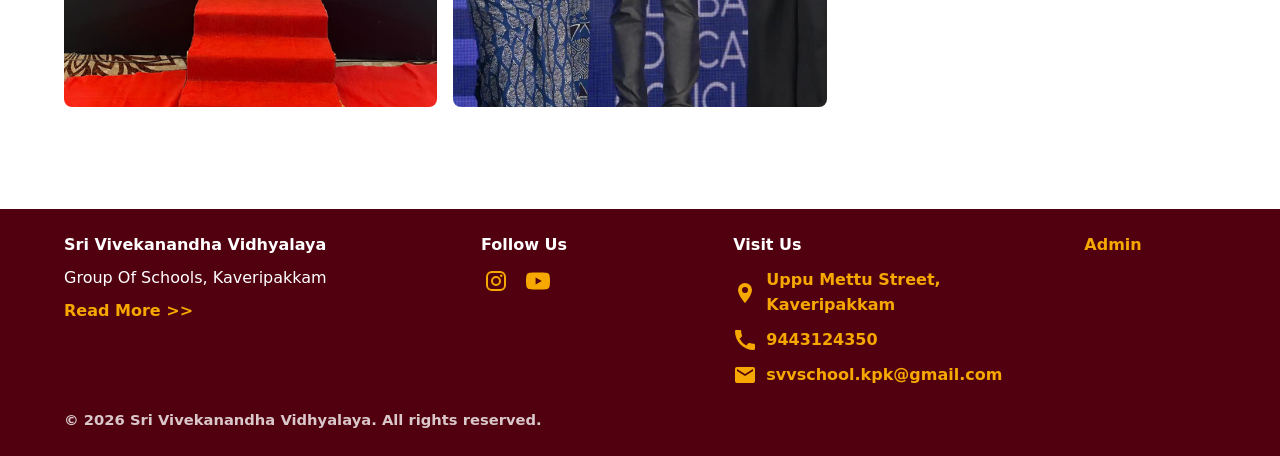
<file: faculty.html>
<!doctype html>
<html lang="en">
  <head>
    <meta charset="UTF-8" />
    <meta name="viewport" content="width=device-width, initial-scale=1.0" />
    <title>Chairman's Corner | Sri Vivekanandha Vidhyalaya</title>
    <meta name="description" content="Read the Chairman's Corner for Sri Vivekanandha Vidhyalaya, including the chairman's message and recognition gallery." />
    <meta property="og:title" content="Chairman's Corner | Sri Vivekanandha Vidhyalaya" />
    <meta property="og:description" content="Chairman's message and recognition gallery from Sri Vivekanandha Vidhyalaya." />
    <meta property="og:type" content="website" />
    <meta property="og:image" content="assets/chairman/codex-clipboard-895588b8-3cb1-4f97-8a41-589181c6ec66.png" />
    <link rel="icon" href="assets/logo.png" />
    <link rel="stylesheet" href="styles.css?v=book-turn-1" />
  </head>
  <body>
    <header class="site-header" data-header>
      <a class="brand" href="index.html" aria-label="Sri Vivekanandha Vidhyalaya home">
        <span class="logo-frame small"><img src="assets/logo.png" data-required-asset alt="Sri Vivekanandha Vidhyalaya crest" /><span class="asset-fallback">SVV</span></span>
        <span class="brand-copy"><strong>Sri Vivekanandha Vidhyalaya</strong><small>Group of Schools, Kaveripakkam</small></span>
      </a>
      <button class="nav-toggle" type="button" aria-label="Open navigation" aria-expanded="false" data-nav-toggle><span></span><span></span><span></span></button>
      <nav class="primary-nav" aria-label="Primary navigation" data-nav></nav>
    </header>
    <main>
      <section class="page-section chairman-corner">
        <div class="chairman-hero">
          <div class="chairman-photo asset-panel">
            <img
              src="assets/chairman/codex-clipboard-895588b8-3cb1-4f97-8a41-589181c6ec66.png"
              data-required-asset
              alt="Manibarathi Pichandi receiving recognition"
            />
          </div>
          <div class="chairman-intro">
            <p class="eyebrow">Chairman's Corner</p>
            <h1>Manibarathi Pichandi</h1>
            <p class="chairman-title">Chairman</p>
          </div>
        </div>

        <article class="chairman-message">
          <p class="eyebrow">From The Chairman’s Desk</p>
          <p>
            At Sri Vivekanandha Vidhyalaya, we believe every child carries the spark to Arise, Awake and Achieve.
            For over three decades our purpose has stayed simple - to nurture disciplined, confident young people
            who go on to serve and lead with pride. I warmly welcome you and your child to our family.
          </p>
          <footer>- Manibarathi Pichandi, Chairman</footer>
        </article>

        <section class="recognition-section" aria-labelledby="recognition-title">
          <div class="section-heading">
            <p class="eyebrow">Recognition Gallery</p>
            <h2 id="recognition-title">Awards And Certificate Moments.</h2>
          </div>
          <div class="recognition-grid">
            <figure class="recognition-card asset-panel">
              <img
                src="assets/chairman/codex-clipboard-722767b3-f909-494f-8ae8-77b4564e9159.png"
                data-required-asset
                alt="Certificate of excellence recognition"
              />
            </figure>
            <figure class="recognition-card asset-panel">
              <img
                src="assets/chairman/codex-clipboard-ae7fef41-e024-488e-a075-cab6591d75fe.png"
                data-required-asset
                alt="Certificate recognition photograph"
              />
            </figure>
          </div>
        </section>
      </section>
    </main>
    <footer class="site-footer"><p>Sri Vivekanandha Vidhyalaya Group of Schools, Kaveripakkam</p><a href="index.html">Home</a><p class="copyright-line">© 2026 Sri Vivekanandha Vidhyalaya. All rights reserved.</p></footer>
    <script src="app.js?v=book-turn-1"></script>
  </body>
</html>
</file>
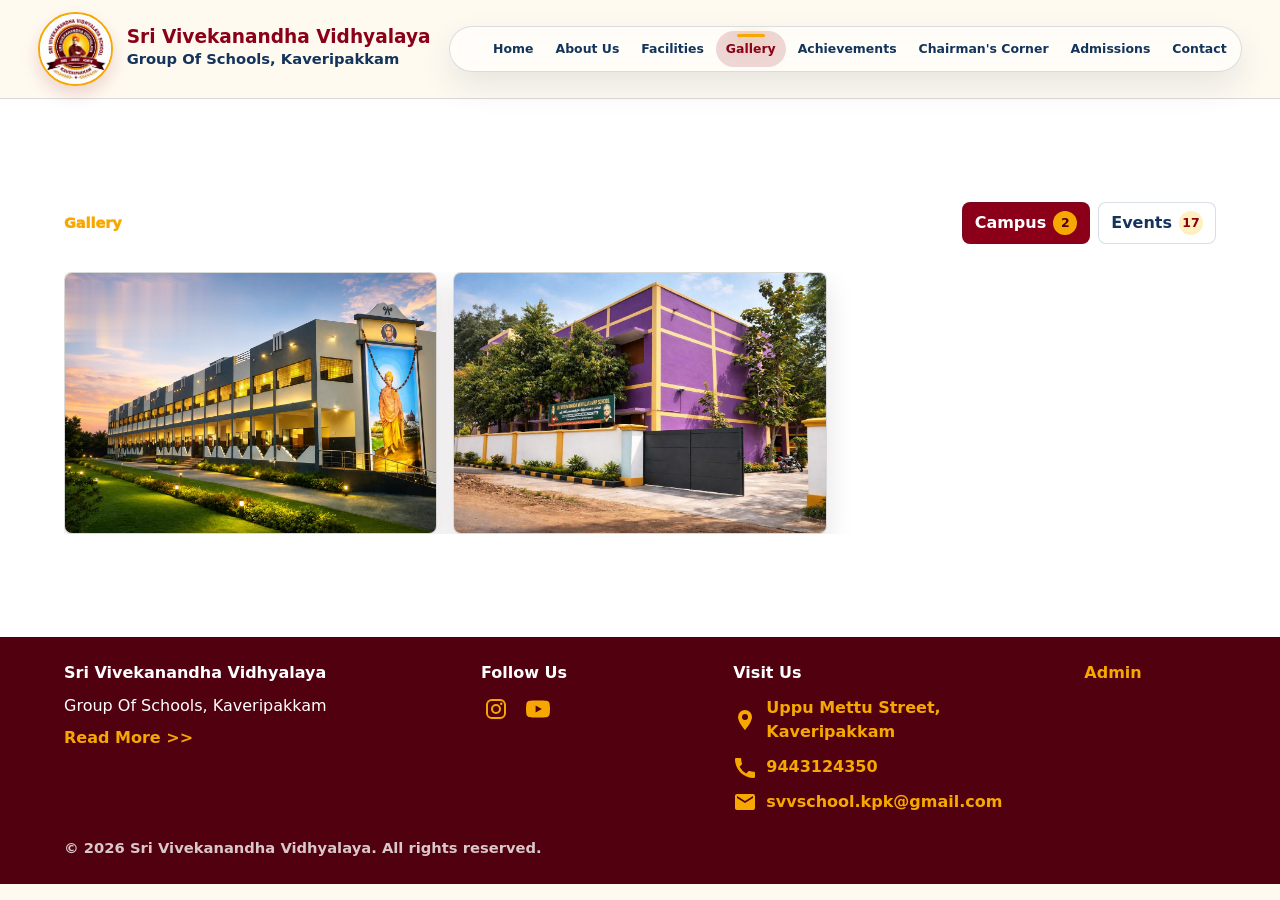
<file: gallery.html>
<!doctype html>
<html lang="en">
  <head>
    <meta charset="UTF-8" />
    <meta name="viewport" content="width=device-width, initial-scale=1.0" />
    <title>Gallery | Sri Vivekanandha Vidhyalaya</title>
    <meta name="description" content="Browse Sri Vivekanandha Vidhyalaya gallery photos grouped by campus and events, including school events, sports, and co-curricular activities." />
    <meta property="og:title" content="Gallery | Sri Vivekanandha Vidhyalaya" />
    <meta property="og:description" content="Campus, school events, sports, and co-curricular photo gallery for Sri Vivekanandha Vidhyalaya." />
    <meta property="og:type" content="website" />
    <meta property="og:image" content="assets/school-building.jpg" />
    <link rel="icon" href="assets/logo.png" />
    <link rel="stylesheet" href="styles.css?v=book-turn-1" />
  </head>
  <body>
    <header class="site-header" data-header>
      <a class="brand" href="index.html" aria-label="Sri Vivekanandha Vidhyalaya home">
        <span class="logo-frame small"><img src="assets/logo.png" data-required-asset alt="Sri Vivekanandha Vidhyalaya crest" /><span class="asset-fallback">SVV</span></span>
        <span class="brand-copy"><strong>Sri Vivekanandha Vidhyalaya</strong><small>Group of Schools, Kaveripakkam</small></span>
      </a>
      <button class="nav-toggle" type="button" aria-label="Open navigation" aria-expanded="false" data-nav-toggle><span></span><span></span><span></span></button>
      <nav class="primary-nav" aria-label="Primary navigation" data-nav></nav>
    </header>
    <main>
      <section class="page-section gallery-page">
        <div class="section-heading with-controls">
          <div>
            <h1 class="visually-hidden">Gallery</h1>
            <p class="eyebrow">Gallery</p>
          </div>
          <div class="filter-row" id="gallery-filters" aria-label="Gallery filters"></div>
        </div>
        <div class="gallery-grid" id="gallery-grid"></div>
      </section>
    </main>
    <dialog class="lightbox" data-lightbox>
      <div class="lightbox-toolbar">
        <p data-lightbox-counter></p>
        <button class="lightbox-close" type="button" aria-label="Close image preview" data-lightbox-close>Close</button>
      </div>
      <div class="lightbox-stage">
        <button class="lightbox-nav previous" type="button" aria-label="Previous image" data-lightbox-prev>Previous</button>
        <div class="lightbox-page" data-lightbox-page>
          <img src="[data-uri]" alt="Gallery image preview" data-lightbox-image />
        </div>
        <button class="lightbox-nav next" type="button" aria-label="Next image" data-lightbox-next>Next</button>
      </div>
    </dialog>
    <footer class="site-footer"><p>Sri Vivekanandha Vidhyalaya Group of Schools, Kaveripakkam</p><a href="index.html">Home</a><p class="copyright-line">© 2026 Sri Vivekanandha Vidhyalaya. All rights reserved.</p></footer>
    <script src="app.js?v=book-turn-1"></script>
  </body>
</html>
</file>
<file: styles.css>
:root {
  --maroon: #8b0018;
  --maroon-dark: #51000f;
  --gold: #f6a800;
  --gold-soft: #fff0bf;
  --navy: #14345b;
  --green: #3d6b3c;
  --ink: #1f2b38;
  --muted: #647182;
  --paper: #fffaf0;
  --white: #ffffff;
  --line: rgba(20, 52, 91, 0.16);
  --shadow: 0 22px 54px rgba(44, 16, 16, 0.16);
  --radius: 8px;
}

* {
  box-sizing: border-box;
}

html {
  scroll-behavior: smooth;
}

body {
  margin: 0;
  color: var(--ink);
  background: var(--paper);
  font-family: ui-sans-serif, system-ui, -apple-system, BlinkMacSystemFont, "Segoe UI", sans-serif;
  line-height: 1.55;
  overflow-x: hidden;
}

body.nav-open {
  overflow: hidden;
}

img {
  display: block;
  max-width: 100%;
  height: auto;
}

a {
  color: inherit;
  text-decoration: none;
}

button,
input,
select,
textarea {
  font: inherit;
}

button {
  cursor: pointer;
}

:focus-visible {
  outline: 3px solid rgba(246, 168, 0, 0.72);
  outline-offset: 3px;
}

.visually-hidden {
  position: absolute !important;
  width: 1px !important;
  height: 1px !important;
  padding: 0 !important;
  margin: -1px !important;
  overflow: hidden !important;
  clip: rect(0, 0, 0, 0) !important;
  white-space: nowrap !important;
  border: 0 !important;
}

.site-header {
  position: sticky;
  top: 0;
  z-index: 100;
  display: flex;
  align-items: center;
  justify-content: space-between;
  gap: clamp(10px, 1.6vw, 18px);
  padding: 12px clamp(16px, 3vw, 42px);
  background: rgba(255, 250, 240, 0.94);
  border-bottom: 1px solid var(--line);
  backdrop-filter: blur(16px);
}

.site-header.is-scrolled {
  background: rgba(255, 255, 255, 0.96);
  box-shadow: 0 12px 30px rgba(20, 52, 91, 0.11);
}

.brand {
  display: flex;
  align-items: center;
  flex: 0 0 auto;
  min-width: 0;
  gap: 14px;
}

.brand-copy {
  display: grid;
  min-width: 0;
}

.brand strong {
  color: var(--maroon);
  font-size: clamp(1.16rem, 1.45vw, 1.34rem);
  line-height: 1.12;
}

.brand small {
  color: var(--navy);
  font-size: 0.92rem;
  font-weight: 700;
}

.logo-frame {
  position: relative;
  display: grid;
  place-items: center;
  flex: 0 0 auto;
  overflow: hidden;
  border: 2px solid var(--gold);
  border-radius: 50%;
  background: var(--white);
  box-shadow: 0 8px 18px rgba(139, 0, 24, 0.16);
}

.logo-frame.small {
  width: clamp(70px, 5.8vw, 82px);
  height: clamp(70px, 5.8vw, 82px);
}

.logo-frame.medium {
  width: 96px;
  height: 96px;
}

.logo-frame.hero-logo {
  width: clamp(76px, 8vw, 96px);
  height: clamp(76px, 8vw, 96px);
}

.logo-frame img {
  width: 100%;
  height: 100%;
  object-fit: contain;
}

.asset-fallback {
  display: none;
  color: var(--maroon);
  font-size: 1rem;
  font-weight: 1000;
}

.asset-missing > .asset-fallback {
  display: block;
}

.primary-nav {
  display: flex;
  align-items: center;
  justify-content: flex-end;
  flex: 1 1 auto;
  flex-wrap: nowrap;
  min-width: 0;
  max-width: 100%;
  gap: 2px;
  padding: 4px;
  overflow-x: auto;
  border: 1px solid var(--line);
  border-radius: 999px;
  background: rgba(255, 255, 255, 0.58);
  box-shadow: 0 14px 32px rgba(20, 52, 91, 0.1);
  scrollbar-width: none;
  backdrop-filter: blur(16px);
}

.primary-nav::-webkit-scrollbar {
  display: none;
}

.primary-nav a {
  position: relative;
  flex: 0 0 auto;
  min-width: 54px;
  padding: 8px clamp(8px, 0.78vw, 11px);
  border-radius: 999px;
  color: var(--navy);
  font-size: clamp(0.78rem, 0.84vw, 0.94rem);
  font-weight: 800;
  text-align: center;
  white-space: nowrap;
  transition: color 160ms ease, background 160ms ease;
}

.primary-nav a:hover,
.primary-nav a.active {
  color: var(--maroon);
  background: rgba(139, 0, 24, 0.08);
}

.primary-nav a.active::before {
  content: "";
  position: absolute;
  inset: 0;
  z-index: -1;
  border-radius: 999px;
  background: rgba(139, 0, 24, 0.08);
}

.primary-nav a.active::after {
  content: "";
  position: absolute;
  top: 3px;
  left: 50%;
  width: 28px;
  height: 3px;
  border-radius: 999px;
  background: var(--gold);
  box-shadow: 0 0 16px rgba(246, 168, 0, 0.58), 0 8px 22px rgba(139, 0, 24, 0.22);
  transform: translateX(-50%);
}

.nav-toggle {
  display: none;
  width: 42px;
  height: 42px;
  place-items: center;
  gap: 5px;
  padding: 9px;
  border: 1px solid var(--line);
  border-radius: var(--radius);
  background: var(--white);
}

.nav-toggle span {
  width: 20px;
  height: 2px;
  background: var(--navy);
}

.page-section {
  padding: clamp(52px, 8vw, 104px) clamp(18px, 5vw, 70px);
  scroll-margin-top: 82px;
}

.hero {
  display: grid;
  grid-template-columns: minmax(0, 1fr) minmax(430px, 0.9fr);
  min-height: min(720px, calc(100vh - 80px));
  padding: 0;
  background: var(--maroon-dark);
}

.asset-panel {
  position: relative;
  overflow: hidden;
  min-height: 340px;
  border-radius: var(--radius);
  background: linear-gradient(135deg, var(--maroon-dark), var(--navy));
}

.asset-panel img {
  width: 100%;
  height: 100%;
  min-height: inherit;
  object-fit: cover;
}

.asset-note {
  position: absolute;
  inset: 0;
  display: none;
  align-content: center;
  justify-items: center;
  gap: 8px;
  padding: 28px;
  color: var(--white);
  text-align: center;
}

.asset-note strong {
  color: var(--gold);
  font-size: clamp(1.12rem, 2vw, 1.7rem);
}

.asset-note span {
  max-width: 420px;
  color: rgba(255, 255, 255, 0.82);
}

.asset-missing .asset-note {
  display: grid;
}

.asset-missing > img {
  display: none;
}

.hero-image {
  height: min(720px, calc(100vh - 80px));
  min-height: 560px;
  overflow: hidden;
  border-radius: 0;
}

.facility-media .asset-panel img {
  object-position: center center;
}

.hero-slides,
.hero-slide {
  position: absolute;
  inset: 0;
}

.hero-slide {
  margin: 0;
  opacity: 0;
  transform: scale(1.012);
  transition: opacity 600ms ease, transform 1200ms ease;
}

.hero-slide.active {
  opacity: 1;
  transform: scale(1);
}

.hero-slide img {
  width: 100%;
  height: 100%;
  min-height: inherit;
  object-fit: cover;
  object-position: center center;
}

.hero-slide::after {
  content: "";
  position: absolute;
  inset: 0;
  background: linear-gradient(180deg, rgba(20, 52, 91, 0.04), rgba(81, 0, 15, 0.4));
}

.hero-slide figcaption {
  position: absolute;
  left: clamp(16px, 3vw, 34px);
  bottom: clamp(16px, 3vw, 34px);
  z-index: 1;
  display: grid;
  gap: 4px;
  width: min(420px, calc(100% - 32px));
  padding: 14px 16px;
  border: 1px solid rgba(255, 255, 255, 0.28);
  border-radius: var(--radius);
  color: var(--white);
  background: rgba(81, 0, 15, 0.76);
  backdrop-filter: blur(12px);
}

.hero-slide figcaption strong {
  font-size: 1rem;
}

.hero-slide figcaption span {
  color: rgba(255, 255, 255, 0.82);
  font-size: 0.88rem;
}

.hero-slide-controls {
  position: absolute;
  left: clamp(16px, 3vw, 34px);
  top: clamp(16px, 3vw, 34px);
  z-index: 2;
  display: flex;
  gap: 8px;
}

.hero-slide-controls button {
  width: 36px;
  height: 8px;
  padding: 0;
  border: 0;
  border-radius: 999px;
  background: rgba(255, 255, 255, 0.54);
  transition: width 180ms ease, background 180ms ease;
}

.hero-slide-controls button.active {
  width: 54px;
  background: var(--gold);
}

/* Homepage entrance uses composited properties only, keeping layout and image loading unchanged. */
.home-page .hero-image {
  animation: hero-image-enter 600ms ease-out both;
}

.home-page .hero-logo,
.home-page .hero-content > .eyebrow,
.home-page .hero-content > h1,
.home-page .hero-content > .lead,
.home-page .hero-actions .button,
.home-page .hero-announcements {
  animation: hero-copy-enter 440ms cubic-bezier(0.22, 1, 0.36, 1) both;
}

.home-page .hero-logo { animation-delay: 100ms; }
.home-page .hero-content > .eyebrow { animation-delay: 160ms; }
.home-page .hero-content > h1 { animation-delay: 220ms; }
.home-page .hero-content > .lead { animation-delay: 300ms; }
.home-page .hero-actions .button:nth-child(1) { animation-delay: 400ms; }
.home-page .hero-actions .button:nth-child(2) { animation-delay: 480ms; }
.home-page .hero-actions .button:nth-child(3) { animation-delay: 560ms; }
.home-page .hero-announcements { animation-delay: 620ms; }

@keyframes hero-image-enter {
  from { opacity: 0; }
  to { opacity: 1; }
}

@keyframes hero-copy-enter {
  from {
    opacity: 0;
    transform: translateY(14px);
  }

  to {
    opacity: 1;
    transform: translateY(0);
  }
}

.hero-content {
  position: relative;
  z-index: 1;
  display: flex;
  flex-direction: column;
  justify-content: center;
  gap: 18px;
  padding: clamp(30px, 4vw, 48px);
  color: var(--white);
  background:
    linear-gradient(90deg, rgba(81, 0, 15, 0.2), rgba(81, 0, 15, 0.92) 18%),
    var(--maroon-dark);
}

.eyebrow {
  margin: 0;
  color: var(--gold);
  font-size: 0.9rem;
  font-weight: 1000;
  letter-spacing: 0;
  text-transform: none;
}

h1,
h2,
h3,
p {
  overflow-wrap: anywhere;
}

h1,
h2,
h3 {
  margin: 0;
  line-height: 1.05;
}

h1 {
  max-width: 760px;
  font-size: clamp(2.1rem, 4vw, 3.9rem);
}

.page-section:not(.hero) h1 {
  max-width: 900px;
  color: var(--maroon-dark);
}

.admissions h1 {
  color: var(--white);
}

h2 {
  max-width: 860px;
  color: var(--maroon-dark);
  font-size: clamp(1.8rem, 3.3vw, 3.3rem);
}

h3 {
  color: var(--maroon-dark);
  font-size: 1.22rem;
}

.lead {
  max-width: 620px;
  margin: 0;
  color: rgba(255, 255, 255, 0.86);
  font-size: clamp(1rem, 1.25vw, 1.12rem);
}

.hero-actions {
  display: flex;
  align-items: center;
  flex-wrap: wrap;
  gap: 12px;
}

.hero-announcements {
  display: grid;
  gap: 10px;
  width: 100%;
  margin-top: 4px;
  padding: 12px;
  border: 1px solid rgba(255, 255, 255, 0.18);
  border-radius: var(--radius);
  background: rgba(255, 255, 255, 0.08);
}

.hero-announcements-title {
  color: var(--gold);
  font-size: 0.95rem;
  font-weight: 1000;
}

.hero-announcement-list {
  display: grid;
  grid-template-columns: repeat(2, minmax(0, 1fr));
  gap: 10px;
}

.hero-announcement-card {
  display: grid;
  grid-template-columns: 62px minmax(0, 1fr);
  align-items: center;
  gap: 10px;
  min-height: 78px;
  padding: 8px;
  border-radius: calc(var(--radius) - 2px);
  color: var(--white);
  background: rgba(255, 255, 255, 0.1);
}

.hero-announcement-card img {
  width: 62px;
  height: 62px;
  border-radius: 8px;
  object-fit: cover;
  background: var(--paper);
}

.hero-announcement-card span {
  display: block;
  margin-bottom: 4px;
  color: rgba(255, 255, 255, 0.72);
  font-size: 0.72rem;
  font-weight: 900;
}

.hero-announcement-card strong {
  color: var(--white);
  font-size: 0.95rem;
  line-height: 1.18;
}

.button {
  display: inline-flex;
  align-items: center;
  justify-content: center;
  min-height: 44px;
  padding: 10px 16px;
  border: 1px solid transparent;
  border-radius: var(--radius);
  font-weight: 900;
  white-space: nowrap;
  transition: transform 150ms ease, background 150ms ease, border-color 150ms ease, box-shadow 150ms ease;
}

.button:hover {
  transform: translateY(-1px);
}

.button:active {
  transform: translateY(1px);
}

.button.primary {
  color: var(--white);
  background: var(--maroon);
  box-shadow: 0 10px 22px rgba(81, 0, 15, 0.24);
}

.button.gold {
  color: var(--maroon-dark);
  background: var(--gold);
  box-shadow: 0 10px 22px rgba(246, 168, 0, 0.22);
}

.button.secondary {
  color: var(--navy);
  border-color: var(--line);
  background: var(--white);
}

.button.secondary:hover {
  border-color: rgba(139, 0, 24, 0.28);
  box-shadow: 0 10px 22px rgba(20, 52, 91, 0.08);
}

.quick-highlight-strip {
  display: grid;
  grid-template-columns: minmax(340px, 1.6fr) repeat(3, minmax(180px, 1fr));
  gap: 12px;
  padding: 18px clamp(18px, 5vw, 70px);
  border-bottom: 1px solid rgba(20, 52, 91, 0.12);
  background: var(--white);
  box-shadow: 0 18px 34px rgba(44, 16, 16, 0.08);
}

.quick-facts {
  display: grid;
  grid-template-columns: repeat(3, minmax(0, 1fr));
  gap: 10px;
  min-width: 0;
}

.fact-card {
  padding: 14px;
  border: 1px solid rgba(139, 0, 24, 0.16);
  border-radius: var(--radius);
  background: var(--gold-soft);
}

.fact-card strong,
.fact-card span {
  display: block;
}

.fact-card strong {
  color: var(--maroon);
  font-size: 1.35rem;
  white-space: nowrap;
}

.fact-card span {
  color: var(--navy);
  font-size: 0.86rem;
  font-weight: 800;
}

.highlight-card {
  display: grid;
  align-content: center;
  gap: 4px;
  min-height: 76px;
  padding: 14px 16px;
  border: 1px solid var(--line);
  border-radius: var(--radius);
  color: var(--navy);
  background: var(--paper);
}

.highlight-card span {
  color: var(--maroon);
  font-size: 0.76rem;
  font-weight: 1000;
  text-transform: none;
}

.highlight-card strong {
  line-height: 1.25;
}

.highlight-cta {
  justify-items: center;
  text-align: center;
  color: var(--white);
  border-color: rgba(139, 0, 24, 0.22);
  background: var(--maroon);
  box-shadow: 0 12px 26px rgba(81, 0, 15, 0.2);
}

.filter-row button,
.tab-list button,
.accordion button,
.lightbox-close {
  display: inline-flex;
  align-items: center;
  justify-content: center;
  gap: 7px;
  min-height: 38px;
  padding: 8px 12px;
  border: 1px solid var(--line);
  border-radius: var(--radius);
  color: var(--navy);
  background: var(--white);
  font-weight: 900;
  transition: transform 150ms ease, background 150ms ease, border-color 150ms ease;
}

.filter-row button:hover,
.tab-list button:hover,
.accordion button:hover,
.lightbox-close:hover {
  transform: translateY(-1px);
  border-color: rgba(139, 0, 24, 0.28);
}

.filter-row button span {
  display: inline-grid;
  min-width: 24px;
  height: 24px;
  place-items: center;
  border-radius: 999px;
  color: var(--maroon);
  background: var(--gold-soft);
  font-size: 0.78rem;
}

.about,
.facilities,
.contact-layout,
.admission-layout,
.achievement-layout {
  display: grid;
  grid-template-columns: minmax(0, 1fr) minmax(320px, 0.78fr);
  gap: clamp(22px, 5vw, 58px);
  align-items: start;
}

.section-text,
.section-heading {
  display: grid;
  gap: 14px;
}

.section-text > p:not(.eyebrow),
.about-intro,
.section-heading + p {
  max-width: 720px;
}

.about-intro {
  display: grid;
  gap: 14px;
}

.about-intro p {
  margin: 0;
}

.about > .section-text > .eyebrow {
  font-size: clamp(1.55rem, 3vw, 2.35rem);
  font-weight: 950;
  color: var(--maroon);
}

.section-heading {
  margin-bottom: 28px;
}

.section-heading.with-controls {
  grid-template-columns: minmax(0, 1fr) auto;
  align-items: end;
}

.leader-card,
.identity-panel,
.contact-card,
.local-map,
.enquiry-form,
.tab-card {
  border: 1px solid var(--line);
  border-radius: var(--radius);
  background: var(--white);
  box-shadow: var(--shadow);
}

.leader-card {
  overflow: hidden;
}

.leader-photo {
  min-height: 520px;
  border-radius: 0;
}

.leader-copy {
  display: grid;
  gap: 10px;
  padding: 22px;
}

.leader-copy p:last-child {
  margin: 0;
}

.founder-message-body {
  display: grid;
  gap: 10px;
}

.founder-message-body p {
  margin: 0;
}

.tab-list,
.filter-row {
  display: flex;
  flex-wrap: wrap;
  gap: 8px;
}

.tab-list button.active,
.filter-row button.active {
  color: var(--white);
  background: var(--maroon);
}

.filter-row button.active span {
  color: var(--maroon-dark);
  background: var(--gold);
}

.tab-card {
  min-height: 150px;
  padding: 22px;
}

.tab-card h3 {
  margin-bottom: 10px;
}

.tab-card p {
  margin: 0;
}

.tab-card-grid {
  display: grid;
  grid-template-columns: repeat(2, minmax(0, 1fr));
  gap: 12px;
}

.tab-card-grid article {
  display: grid;
  gap: 6px;
  padding: 14px;
  border: 1px solid var(--line);
  border-radius: var(--radius);
  background: var(--paper);
}

.tab-card-grid strong {
  color: var(--maroon);
}

.content-band {
  background: var(--white);
}

.module-grid,
.teacher-grid,
.activity-grid {
  display: grid;
  grid-template-columns: repeat(4, minmax(0, 1fr));
  gap: 16px;
}

.module-card,
.teacher-card,
.activity-card,
.step-card,
.rank-item,
.timeline-item {
  border: 1px solid var(--line);
  border-radius: var(--radius);
  background: var(--paper);
}

.module-card,
.teacher-card,
.activity-card,
.step-card,
.rank-item,
.timeline-item {
  padding: 18px;
}

.module-card strong,
.activity-card strong {
  display: block;
  color: var(--maroon);
  font-size: 1.08rem;
}

.home-about {
  background: var(--paper);
}

.founder-legacy {
  display: grid;
  grid-template-columns: minmax(0, 0.92fr) minmax(320px, 0.62fr);
  gap: clamp(22px, 4vw, 52px);
  align-items: center;
  background: var(--white);
}

.legacy-copy {
  display: grid;
  gap: 16px;
}

.legacy-copy p:not(.eyebrow) {
  max-width: 700px;
  margin: 0;
}

.legacy-photo {
  min-height: 520px;
  box-shadow: var(--shadow);
}

.legacy-photo img {
  object-position: center top;
}

.home-sections {
  background: var(--paper);
}

.feature-grid,
.news-grid {
  display: grid;
  grid-template-columns: repeat(4, minmax(0, 1fr));
  gap: 16px;
}

.feature-card,
.news-card {
  display: grid;
  gap: 12px;
  min-height: 100%;
  padding: 20px;
  border: 1px solid var(--line);
  border-radius: var(--radius);
  background: var(--white);
  box-shadow: 0 14px 30px rgba(44, 16, 16, 0.09);
}

.feature-card {
  gap: 0;
  overflow: hidden;
  padding: 0;
}

.feature-card img {
  width: 100%;
  aspect-ratio: 4 / 3;
  object-fit: cover;
  background: var(--paper);
}

.feature-card-copy {
  display: grid;
  gap: 10px;
  padding: 18px;
}

.feature-card h3,
.news-card h3 {
  font-size: 1.18rem;
}

.feature-card p,
.news-card p {
  margin: 0;
}

.feature-card a {
  align-self: end;
  color: var(--maroon);
  font-weight: 900;
}

.latest-news-section {
  background: var(--white);
}

.news-grid {
  grid-template-columns: repeat(3, minmax(0, 1fr));
}

.news-card img {
  width: 100%;
  aspect-ratio: 16 / 9;
  border-radius: var(--radius);
  object-fit: cover;
}

.news-card span {
  display: block;
  margin-bottom: 8px;
  color: var(--gold);
  font-size: 0.78rem;
  font-weight: 1000;
  text-transform: none;
}

.about-link-card {
  border-color: rgba(139, 0, 24, 0.28);
}

.module-card p,
.teacher-card p,
.activity-card p,
.step-card p,
.rank-item p,
.timeline-item p {
  margin-bottom: 0;
}

.facilities {
  background: var(--paper);
}

.accordion {
  display: grid;
  gap: 10px;
}

.accordion-item {
  overflow: hidden;
  border: 1px solid var(--line);
  border-radius: var(--radius);
  background: var(--white);
}

.accordion button {
  display: flex;
  width: 100%;
  justify-content: space-between;
  border: 0;
  border-radius: 0;
  text-align: left;
}

.accordion button::after {
  content: "+";
}

.accordion-item.open button::after {
  content: "-";
}

.accordion-panel {
  display: none;
  padding: 0 16px 16px;
  color: var(--muted);
}

.accordion-item.open .accordion-panel {
  display: block;
}

.facility-media {
  display: grid;
  gap: 16px;
}

.facility-media .asset-panel {
  min-height: 360px;
}

.campus-card {
  margin: 0;
}

.campus-card figcaption {
  position: absolute;
  left: 16px;
  right: 16px;
  bottom: 16px;
  padding: 10px 12px;
  border-radius: var(--radius);
  color: var(--white);
  background: rgba(81, 0, 15, 0.86);
  font-weight: 900;
}

.gallery-page {
  background: var(--white);
}

.gallery-page .section-heading.with-controls {
  align-items: center;
}

.gallery-grid {
  display: grid;
  grid-template-columns: repeat(3, minmax(0, 1fr));
  gap: 16px;
  content-visibility: auto;
  contain-intrinsic-size: 900px;
}

.gallery-card {
  position: relative;
  min-height: 260px;
  overflow: hidden;
  padding: 0;
  border: 1px solid var(--line);
  border-radius: var(--radius);
  background: var(--paper);
  box-shadow: 0 12px 28px rgba(44, 16, 16, 0.12);
}

.gallery-card img {
  width: 100%;
  height: 100%;
  min-height: inherit;
  object-fit: cover;
  transition: transform 180ms ease;
}

.gallery-card::after {
  content: "Preview";
  position: absolute;
  right: 12px;
  bottom: 12px;
  padding: 7px 10px;
  border-radius: var(--radius);
  color: var(--white);
  background: rgba(81, 0, 15, 0.82);
  font-size: 0.78rem;
  font-weight: 900;
  opacity: 0;
  transform: translateY(4px);
  transition: opacity 180ms ease, transform 180ms ease;
}

.gallery-card:hover img {
  transform: scale(1.035);
}

.gallery-card:hover::after,
.gallery-card:focus-visible::after {
  opacity: 1;
  transform: translateY(0);
}

.identity-panel {
  display: flex;
  align-items: center;
  gap: 18px;
  padding: 18px;
}

.identity-panel p {
  margin: 8px 0 0;
}

.achievements {
  background: var(--gold-soft);
}

.rank-list,
.steps {
  display: grid;
  gap: 12px;
}

.steps {
  grid-template-columns: repeat(3, minmax(0, 1fr));
  gap: 18px;
  align-items: stretch;
}

.step-card.visual-step-card {
  position: relative;
  display: grid;
  gap: 0;
  align-content: start;
  overflow: visible;
  min-height: 100%;
  padding: 0;
  border: 1px solid var(--line);
  border-radius: var(--radius);
  background: var(--white);
  box-shadow: 0 14px 30px rgba(44, 16, 16, 0.1);
}

.step-card.visual-step-card:not(:last-child)::after {
  content: "";
  position: absolute;
  top: 86px;
  right: -19px;
  width: 18px;
  height: 3px;
  background: var(--gold);
}

.step-card.visual-step-card:not(:last-child)::before {
  content: "";
  position: absolute;
  top: 80px;
  right: -25px;
  width: 0;
  height: 0;
  border-top: 8px solid transparent;
  border-bottom: 8px solid transparent;
  border-left: 10px solid var(--gold);
}

.step-media {
  position: relative;
  overflow: hidden;
  aspect-ratio: 16 / 10;
  border-radius: var(--radius) var(--radius) 0 0;
  background: var(--paper);
}

.step-media img {
  width: 100%;
  height: 100%;
  object-fit: cover;
}

.step-media span {
  position: absolute;
  left: 12px;
  bottom: 12px;
  display: grid;
  place-items: center;
  width: 42px;
  height: 42px;
  border-radius: 50%;
  color: var(--maroon-dark);
  background: var(--gold);
  font-weight: 1000;
  box-shadow: 0 10px 22px rgba(81, 0, 15, 0.22);
}

.step-copy {
  display: grid;
  gap: 8px;
  padding: 16px;
}

.step-copy h2,
.step-copy p {
  margin: 0;
}

.step-copy h2,
.tab-panel-title {
  color: var(--maroon-dark);
  font-size: 1.22rem;
}

.topper-only-layout {
  grid-template-columns: minmax(0, 980px);
  justify-content: center;
}

.topper-results {
  display: grid;
  gap: 16px;
  width: 100%;
  max-width: 980px;
  margin: 0 auto;
}

.results-glance {
  display: grid;
  grid-template-columns: repeat(4, minmax(0, 1fr));
  gap: 10px;
}

.results-glance article {
  display: grid;
  gap: 4px;
  padding: 14px;
  border: 1px solid rgba(139, 0, 24, 0.18);
  border-radius: var(--radius);
  color: var(--maroon-dark);
  background: var(--white);
  box-shadow: 0 10px 22px rgba(44, 16, 16, 0.08);
}

.results-glance strong {
  color: var(--navy);
  font-size: 0.9rem;
}

.results-glance span {
  color: var(--maroon);
  font-weight: 900;
}

.rank-item {
  display: flex;
  gap: 14px;
  align-items: flex-start;
  justify-content: flex-start;
  background: var(--white);
}

.rank-item > strong {
  display: grid;
  place-items: center;
  width: 44px;
  height: 44px;
  flex: 0 0 auto;
  border-radius: 50%;
  color: var(--white);
  background: var(--maroon);
}

.topper-card {
  position: relative;
  align-items: center;
}

.topper-card img {
  width: 104px;
  height: 118px;
  flex: 0 0 auto;
  border: 1px solid var(--line);
  border-radius: var(--radius);
  object-fit: contain;
  background: var(--white);
}

.topper-card h3 {
  margin-bottom: 4px;
}

.topper-marks {
  margin: 0;
  color: #075b11;
  font-size: 1.15rem;
  font-weight: 900;
}

.topper-note {
  margin: 4px 0 0;
  color: var(--maroon);
  font-weight: 900;
}

.timeline-item {
  background: var(--white);
}

.teacher-card {
  background: var(--paper);
}

.teacher-card span {
  display: inline-flex;
  margin-top: 10px;
  padding: 6px 10px;
  border-radius: 999px;
  color: var(--white);
  background: var(--green);
  font-size: 0.78rem;
  font-weight: 900;
}

.chairman-corner {
  display: grid;
  gap: clamp(24px, 5vw, 48px);
  background: var(--white);
}

.chairman-hero {
  display: grid;
  grid-template-columns: minmax(300px, 0.82fr) minmax(0, 1fr);
  gap: clamp(22px, 5vw, 56px);
  align-items: center;
}

.chairman-photo {
  min-height: 460px;
}

.chairman-photo img,
.recognition-card img {
  width: 100%;
  height: 100%;
  object-fit: cover;
}

.chairman-intro {
  display: grid;
  gap: 10px;
}

.chairman-title {
  margin: 0;
  color: var(--navy);
  font-size: clamp(1.2rem, 2.8vw, 2rem);
  font-weight: 900;
}

.chairman-message {
  display: grid;
  gap: 12px;
  padding: clamp(22px, 4vw, 36px);
  border: 1px solid rgba(139, 0, 24, 0.18);
  border-radius: var(--radius);
  background: var(--gold-soft);
  box-shadow: var(--shadow);
}

.chairman-message p:not(.eyebrow) {
  max-width: 980px;
  margin: 0;
  color: var(--maroon-dark);
  font-size: clamp(1.08rem, 2vw, 1.45rem);
  font-weight: 800;
  line-height: 1.55;
}

.chairman-message footer {
  color: var(--navy);
  font-weight: 900;
}

.recognition-section {
  display: grid;
  gap: 18px;
}

.recognition-grid {
  display: grid;
  grid-template-columns: repeat(3, minmax(0, 1fr));
  gap: 16px;
}

.recognition-card {
  min-height: 340px;
  margin: 0;
}

.admissions {
  background: var(--maroon-dark);
}

.admissions h2 {
  color: var(--white);
}

.admissions .section-heading .eyebrow {
  color: var(--gold);
}

.step-card {
  color: var(--ink);
  background: var(--white);
}

.enquiry-form {
  display: grid;
  gap: 14px;
  padding: 22px;
}

.enquiry-form h2,
.contact-card h2,
.leader-copy h2 {
  font-size: clamp(1.25rem, 2.4vw, 1.8rem);
}

.enquiry-form label {
  display: grid;
  gap: 6px;
  color: var(--navy);
  font-size: 0.92rem;
  font-weight: 900;
}

.enquiry-form input,
.enquiry-form select {
  min-height: 44px;
  width: 100%;
  padding: 10px 12px;
  border: 1px solid var(--line);
  border-radius: var(--radius);
  color: var(--ink);
  background: var(--white);
}

.phone-input-wrap {
  display: grid;
  grid-template-columns: auto minmax(0, 1fr);
  align-items: stretch;
}

.phone-input-wrap span {
  display: grid;
  min-height: 44px;
  place-items: center;
  padding: 0 12px;
  border: 1px solid var(--line);
  border-right: 0;
  border-radius: var(--radius) 0 0 var(--radius);
  color: var(--maroon-dark);
  background: var(--gold-soft);
  font-weight: 1000;
}

.phone-input-wrap input {
  border-radius: 0 var(--radius) var(--radius) 0;
}

.form-status {
  min-height: 24px;
  margin: 0;
  color: var(--green);
  font-weight: 900;
}

.activity-grid {
  grid-template-columns: repeat(5, minmax(0, 1fr));
}

.announcement-strip {
  display: grid;
  gap: 18px;
  margin: 28px 0;
  padding: clamp(18px, 3vw, 26px);
  border: 1px solid rgba(139, 0, 24, 0.14);
  border-radius: var(--radius);
  background: var(--white);
  box-shadow: 0 14px 34px rgba(44, 16, 16, 0.08);
}

.announcement-strip[hidden] {
  display: none;
}

.section-heading.compact {
  margin-bottom: 0;
}

.announcement-grid {
  display: grid;
  grid-template-columns: repeat(2, minmax(0, 1fr));
  gap: 18px;
}

.announcement-card {
  display: grid;
  overflow: hidden;
  border: 1px solid var(--line);
  border-radius: var(--radius);
  background: var(--paper);
}

.announcement-card img {
  width: 100%;
  aspect-ratio: 3 / 4;
  object-fit: cover;
  background: var(--white);
}

.announcement-card div {
  display: grid;
  gap: 10px;
  padding: 18px;
}

.announcement-card span {
  color: var(--maroon);
  font-size: 0.9rem;
  font-weight: 950;
}

.announcement-card h2 {
  font-size: clamp(1.4rem, 2vw, 1.9rem);
}

.announcement-card p {
  margin: 0;
}

.contact {
  background: var(--white);
}

.contact-card,
.map-panel {
  padding: 24px;
}

.contact-card {
  display: grid;
  gap: 18px;
}

.contact-card h2,
.contact-block h3,
.contact-block p {
  margin: 0;
}

.contact > .section-heading .eyebrow,
.admissions > .section-heading .eyebrow {
  font-size: clamp(1.55rem, 3vw, 2.35rem);
  font-weight: 950;
}

.contact > .section-heading .eyebrow {
  color: var(--maroon);
}

.admissions > .section-heading .eyebrow {
  color: var(--gold);
}

.contact-block {
  display: grid;
  gap: 8px;
}

.contact-block h3 {
  color: var(--maroon);
}

.contact-block a {
  color: var(--navy);
  font-weight: 800;
  text-decoration-thickness: 2px;
  text-underline-offset: 3px;
}

.contact-social-icons {
  display: flex;
  align-items: center;
  flex-wrap: wrap;
  gap: 14px;
}

.contact-social-icons a,
.footer-icons a,
.footer-icon-link,
.footer-contact a,
.footer-map-link {
  display: inline-flex;
  align-items: center;
  gap: 9px;
}

.contact-social-icons img,
.footer-icons img,
.footer-icon-link img,
.footer-contact img {
  width: 30px;
  height: 30px;
  object-fit: contain;
}

.footer-svg-icon {
  width: 24px;
  height: 24px;
  flex: 0 0 24px;
  fill: currentColor;
}

.map-panel {
  display: grid;
  gap: 12px;
  min-height: 360px;
  overflow: hidden;
  border: 1px solid var(--line);
  border-radius: var(--radius);
  background: var(--white);
  box-shadow: var(--shadow);
}

.map-panel iframe {
  width: 100%;
  min-height: 310px;
  border: 0;
  border-radius: var(--radius);
}

.map-panel .button {
  justify-self: start;
}

.site-footer {
  display: grid;
  grid-template-columns: minmax(200px, 1.2fr) minmax(130px, 0.7fr) minmax(180px, 1fr) minmax(80px, 0.4fr);
  align-items: start;
  gap: 22px;
  padding: 24px clamp(18px, 5vw, 70px);
  color: var(--white);
  background: var(--maroon-dark);
}

.footer-brand,
.footer-block,
.footer-contact {
  display: grid;
  gap: 8px;
}

.footer-brand strong,
.footer-block strong {
  color: var(--white);
}

.footer-icons {
  display: flex;
  flex-wrap: wrap;
  align-items: center;
  gap: 12px;
}

.footer-contact {
  display: grid;
  align-items: start;
  gap: 10px;
}

.footer-icon-link {
  width: 38px;
  height: 38px;
  justify-content: center;
  border-radius: 50%;
  background: var(--white);
}

.footer-icons a {
  width: 30px;
  height: 30px;
  justify-content: center;
}

.footer-map-link {
  color: var(--gold);
  font-weight: 900;
}

.footer-map-link img {
  width: 24px;
  height: 24px;
}

.footer-contact a {
  color: var(--gold);
  font-weight: 900;
}

.footer-contact > strong {
  color: var(--white);
}

main.page-transition-out-forward {
  will-change: transform, opacity;
  animation: book-page-out-forward 180ms ease-in both;
}

main.page-transition-out-backward {
  will-change: transform, opacity;
  animation: book-page-out-backward 180ms ease-in both;
}

main.page-transition-in-forward {
  will-change: transform, opacity;
  animation: book-page-in-forward 220ms ease-out both;
}

main.page-transition-in-backward {
  will-change: transform, opacity;
  animation: book-page-in-backward 220ms ease-out both;
}

@keyframes book-page-out-forward {
  from {
    opacity: 1;
    transform: translate3d(0, 0, 0);
  }

  to {
    opacity: 0.65;
    transform: translate3d(-1.5%, 0, 0);
  }
}

@keyframes book-page-in-forward {
  from {
    opacity: 0.65;
    transform: translate3d(1.5%, 0, 0);
  }

  to {
    opacity: 1;
    transform: translate3d(0, 0, 0);
  }
}

@keyframes book-page-out-backward {
  from {
    opacity: 1;
    transform: translate3d(0, 0, 0);
  }

  to {
    opacity: 0.65;
    transform: translate3d(1.5%, 0, 0);
  }
}

@keyframes book-page-in-backward {
  from {
    opacity: 0.65;
    transform: translate3d(-1.5%, 0, 0);
  }

  to {
    opacity: 1;
    transform: translate3d(0, 0, 0);
  }
}

.footer-admin-link {
  justify-self: start;
}

.sticky-contact-bar {
  position: fixed;
  right: 12px;
  bottom: 12px;
  left: 12px;
  z-index: 120;
  display: none;
  grid-template-columns: repeat(3, minmax(0, 1fr));
  overflow: hidden;
  border: 1px solid rgba(255, 255, 255, 0.55);
  border-radius: var(--radius);
  background: var(--maroon-dark);
  box-shadow: 0 18px 36px rgba(20, 52, 91, 0.24);
}

.sticky-contact-bar a {
  display: flex;
  align-items: center;
  justify-content: center;
  gap: 7px;
  min-height: 46px;
  color: var(--white);
  font-weight: 1000;
}

.sticky-contact-bar img {
  width: 18px;
  height: 18px;
  object-fit: contain;
}

.sticky-contact-bar a + a {
  border-left: 1px solid rgba(255, 255, 255, 0.18);
}

.sticky-contact-bar a:nth-child(2) {
  color: var(--maroon-dark);
  background: var(--gold);
}

.site-footer p {
  margin: 0;
  font-weight: 800;
}

.site-footer a {
  color: var(--gold);
  font-weight: 900;
}

.site-footer .copyright-line {
  grid-column: 1 / -1;
  min-width: 0;
  color: rgba(255, 255, 255, 0.78);
  font-size: 0.92rem;
  font-weight: 700;
  overflow-wrap: anywhere;
}

.admin-page {
  background: var(--white);
}

.admin-form,
.admin-list,
.admin-gallery-list,
.admin-gallery-fields {
  display: grid;
  gap: 14px;
}

.admin-panel {
  display: grid;
  gap: 18px;
  margin-bottom: 22px;
  padding: clamp(18px, 3vw, 28px);
  border: 1px solid var(--line);
  border-radius: var(--radius);
  background: var(--paper);
  box-shadow: 0 12px 28px rgba(44, 16, 16, 0.08);
}

.admin-panel-heading h2 {
  margin: 4px 0 0;
  color: var(--maroon-dark);
  font-size: clamp(1.25rem, 2.2vw, 1.8rem);
}

.admin-grid {
  display: grid;
  grid-template-columns: repeat(2, minmax(0, 1fr));
  gap: 14px;
}

.admin-row {
  display: grid;
  grid-template-columns: minmax(180px, 0.8fr) minmax(0, 1.2fr);
  gap: 14px;
  align-items: start;
}

.admin-add-row {
  grid-template-columns: minmax(190px, 1fr) minmax(180px, 1fr) minmax(150px, 0.7fr);
}

.admin-field,
.admin-check {
  display: grid;
  gap: 7px;
  color: var(--navy);
  font-weight: 900;
}

.admin-field.wide {
  min-width: 0;
}

.admin-field span {
  font-size: 0.82rem;
}

.admin-field input,
.admin-field textarea,
.admin-field select {
  width: 100%;
  border: 1px solid var(--line);
  border-radius: var(--radius);
  padding: 11px 12px;
  color: var(--ink);
  background: var(--white);
  font: inherit;
}

.admin-field textarea {
  resize: vertical;
}

.admin-gallery-list {
  grid-template-columns: repeat(2, minmax(0, 1fr));
}

.admin-gallery-item {
  display: grid;
  grid-template-columns: 150px minmax(0, 1fr);
  gap: 14px;
  padding: 12px;
  border: 1px solid var(--line);
  border-radius: var(--radius);
  background: var(--white);
}

.admin-gallery-item img {
  width: 100%;
  height: 130px;
  border-radius: var(--radius);
  object-fit: cover;
  background: var(--paper);
}

.admin-check {
  display: flex;
  align-items: center;
  gap: 8px;
}

.admin-check input {
  width: 18px;
  height: 18px;
  accent-color: var(--maroon);
}

.admin-actions {
  position: sticky;
  bottom: 0;
  z-index: 20;
  display: flex;
  flex-wrap: wrap;
  align-items: center;
  gap: 12px;
  padding: 14px 0;
  background: rgba(255, 255, 255, 0.92);
  border-top: 1px solid var(--line);
  backdrop-filter: blur(14px);
}

.admin-actions [data-admin-status] {
  color: var(--green);
  font-weight: 900;
}

.lightbox {
  width: min(1080px, calc(100vw - 28px));
  max-height: calc(100vh - 28px);
  border: 0;
  border-radius: var(--radius);
  padding: clamp(14px, 2vw, 20px);
  box-shadow: var(--shadow);
  background: var(--white);
}

.lightbox::backdrop {
  background: rgba(31, 43, 56, 0.74);
}

.lightbox-toolbar {
  display: flex;
  align-items: center;
  justify-content: space-between;
  gap: 12px;
  margin-bottom: 12px;
}

.lightbox-toolbar p,
.lightbox-caption {
  margin: 0;
  color: var(--navy);
  font-weight: 900;
}

.lightbox-stage {
  position: relative;
  display: grid;
  place-items: center;
  min-height: 280px;
  overflow: hidden;
  border-radius: var(--radius);
  background: var(--paper);
  perspective: 1800px;
}

.lightbox-page {
  width: 100%;
  height: 100%;
  display: grid;
  place-items: center;
  transform-style: preserve-3d;
}

.lightbox img {
  width: 100%;
  max-height: 72vh;
  object-fit: contain;
}

.lightbox-page.turning-next {
  animation: page-turn-next 0.55s ease-in-out;
  transform-origin: left center;
}

.lightbox-page.turning-prev {
  animation: page-turn-prev 0.55s ease-in-out;
  transform-origin: right center;
}

@keyframes page-turn-next {
  0% { transform: rotateY(0deg); filter: brightness(1); }
  48% { transform: rotateY(-98deg); filter: brightness(0.45); }
  52% { transform: rotateY(-98deg); filter: brightness(0.45); }
  100% { transform: rotateY(0deg); filter: brightness(1); }
}

@keyframes page-turn-prev {
  0% { transform: rotateY(0deg); filter: brightness(1); }
  48% { transform: rotateY(98deg); filter: brightness(0.45); }
  52% { transform: rotateY(98deg); filter: brightness(0.45); }
  100% { transform: rotateY(0deg); filter: brightness(1); }
}

@media (prefers-reduced-motion: reduce) {
  .lightbox-page.turning-next,
  .lightbox-page.turning-prev {
    animation: none;
  }
}

.lightbox-nav {
  position: absolute;
  top: 50%;
  z-index: 2;
  min-width: 108px;
  min-height: 44px;
  padding: 10px 14px;
  border: 1px solid rgba(255, 255, 255, 0.28);
  border-radius: var(--radius);
  color: var(--white);
  background: rgba(81, 0, 15, 0.86);
  font-weight: 900;
  transform: translateY(-50%);
}

.lightbox-nav.previous {
  left: 14px;
}

.lightbox-nav.next {
  right: 14px;
}

.lightbox-caption {
  margin-top: 12px;
  color: var(--maroon-dark);
}

@media (max-width: 1120px) {
  .site-header {
    gap: 12px;
    min-height: 78px;
  }

  .primary-nav {
    position: fixed;
    inset: 78px 0 auto 0;
    display: none;
    grid-template-columns: repeat(2, minmax(0, 1fr));
    padding: 16px;
    overflow-x: visible;
    border-bottom: 1px solid var(--line);
    border-left: 0;
    border-right: 0;
    border-radius: 0;
    background: var(--white);
    box-shadow: var(--shadow);
  }

  .primary-nav a {
    text-align: center;
  }

  .primary-nav a.active::after {
    display: none;
  }

  body.nav-open .primary-nav {
    display: grid;
  }

  .nav-toggle {
    display: grid;
  }

  .hero,
  .about,
  .facilities,
  .chairman-hero,
  .contact-layout,
  .admission-layout,
  .achievement-layout {
    grid-template-columns: 1fr;
  }

  .hero {
    min-height: 0;
  }

  .hero-image {
    height: clamp(340px, 44vh, 440px);
    min-height: 0;
  }

  .hero-content {
    background: var(--maroon-dark);
    padding: clamp(30px, 6vw, 56px);
  }

  .quick-highlight-strip {
    grid-template-columns: repeat(2, minmax(0, 1fr));
  }

  .quick-highlight-strip .quick-facts {
    grid-column: 1 / -1;
  }

  .module-grid,
  .teacher-grid,
  .activity-grid,
  .gallery-grid {
    grid-template-columns: repeat(2, minmax(0, 1fr));
  }

  .activity-grid {
    grid-template-columns: repeat(3, minmax(0, 1fr));
  }

  .leader-photo {
    min-height: 560px;
  }

  .facility-media .asset-panel {
    min-height: 420px;
  }
}

@media (max-width: 720px) {
  .site-header {
    min-height: 72px;
    padding: 10px 14px;
  }

  .logo-frame.small {
    width: 62px;
    height: 62px;
  }

  .brand {
    gap: 10px;
  }

  .brand strong {
    font-size: 1.08rem;
  }

  .brand-copy small {
    display: none;
  }

  .page-section {
    padding: 42px 16px;
    scroll-margin-top: 74px;
  }

  .hero {
    padding: 0;
  }

  .hero-image {
    height: clamp(260px, 40vh, 340px);
  }

  .hero-logo {
    display: none;
  }

  .hero-content {
    gap: 14px;
    padding: 26px 18px 30px;
  }

  h1 {
    font-size: clamp(1.85rem, 9.5vw, 2.45rem);
  }

  h2 {
    font-size: clamp(1.55rem, 8vw, 2.25rem);
  }

  .lead {
    font-size: 1rem;
  }

  .hero-actions {
    display: grid;
    grid-template-columns: repeat(2, minmax(0, 1fr));
    width: 100%;
  }

  .hero-actions .button {
    width: auto;
  }

  .hero-announcement-list {
    grid-template-columns: 1fr;
  }

  .hero-announcement-card {
    grid-template-columns: 56px minmax(0, 1fr);
    min-height: 72px;
  }

  .hero-announcement-card img {
    width: 56px;
    height: 56px;
  }

  .module-grid,
  .teacher-grid,
  .activity-grid,
  .feature-grid,
  .news-grid,
  .announcement-grid,
  .steps,
  .gallery-grid,
  .recognition-grid,
  .results-glance,
  .tab-card-grid,
  .admin-grid,
  .admin-row,
  .admin-gallery-list,
  .admin-gallery-item,
  .section-heading.with-controls {
    grid-template-columns: 1fr;
  }

  .step-card.visual-step-card::before,
  .step-card.visual-step-card::after {
    display: none;
  }

  .gallery-card {
    min-height: 240px;
  }

  .quick-facts {
    grid-template-columns: repeat(3, minmax(0, 1fr));
  }

  .quick-highlight-strip {
    grid-template-columns: 1fr;
    padding: 14px 16px;
  }

  .quick-highlight-strip .quick-facts {
    grid-column: auto;
  }

  .hero-slide figcaption {
    left: 12px;
    right: 12px;
    bottom: 12px;
    width: auto;
  }

  .hero-slide-controls {
    left: 12px;
    top: 12px;
  }

  .lightbox-stage {
    min-height: 230px;
  }

  .lightbox-nav {
    position: static;
    min-width: 0;
    transform: none;
  }

  .lightbox-stage {
    gap: 10px;
  }

  .primary-nav {
    grid-template-columns: 1fr;
    inset: 72px 0 auto 0;
    max-height: calc(100vh - 72px);
    overflow-y: auto;
  }

  .leader-photo {
    min-height: 500px;
  }

  .facility-media .asset-panel {
    min-height: 300px;
  }

  .contact-card,
  .map-panel,
  .enquiry-form,
  .tab-card {
    padding: 18px;
  }

  .map-panel iframe {
    min-height: 280px;
  }

  .site-footer {
    grid-template-columns: 1fr;
    align-items: flex-start;
    padding-bottom: 76px;
  }

  .founder-legacy {
    grid-template-columns: 1fr;
  }

  .legacy-photo {
    min-height: 460px;
  }

  .sticky-contact-bar {
    display: grid;
  }
}

@media (max-width: 430px) {
  .brand strong {
    max-width: 235px;
  }

  .quick-facts {
    gap: 8px;
  }

  .fact-card {
    padding: 12px;
  }

  .fact-card strong {
    font-size: 1.08rem;
  }

  .fact-card span {
    font-size: 0.74rem;
  }

  .hero-slide figcaption span {
    display: none;
  }

  .tab-list button,
  .filter-row button {
    flex: 1 1 auto;
  }

  .leader-photo {
    min-height: 440px;
  }

  .legacy-photo {
    min-height: 390px;
  }
}

/* Interaction and responsive polish. */
:root {
  --motion-fast: 160ms;
  --motion-standard: 240ms;
  --motion-ease: cubic-bezier(0.22, 1, 0.36, 1);
}

body {
  -webkit-font-smoothing: antialiased;
  text-rendering: optimizeLegibility;
}

.site-header {
  transition:
    min-height var(--motion-standard) var(--motion-ease),
    padding var(--motion-standard) var(--motion-ease),
    box-shadow var(--motion-standard) var(--motion-ease),
    background-color var(--motion-standard) var(--motion-ease);
}

.site-header.is-scrolled {
  box-shadow: 0 10px 28px rgba(20, 52, 91, 0.1);
}

.primary-nav a {
  transition:
    color var(--motion-fast) ease,
    background-color var(--motion-fast) ease,
    transform var(--motion-fast) var(--motion-ease);
}

.primary-nav a:hover {
  transform: translateY(-1px);
}

.button,
.filter-row button,
.tab-list button,
.accordion button,
.lightbox-close {
  transition:
    color var(--motion-fast) ease,
    background-color var(--motion-fast) ease,
    border-color var(--motion-fast) ease,
    box-shadow var(--motion-fast) ease,
    transform var(--motion-fast) var(--motion-ease);
}

.button:hover,
.filter-row button:hover,
.tab-list button:hover,
.accordion button:hover,
.lightbox-close:hover {
  box-shadow: 0 10px 22px rgba(20, 52, 91, 0.1);
}

.button:focus-visible,
.primary-nav a:focus-visible,
.filter-row button:focus-visible,
.tab-list button:focus-visible,
.accordion button:focus-visible,
.lightbox-close:focus-visible,
.enquiry-form input:focus-visible,
.enquiry-form select:focus-visible {
  outline: 3px solid rgba(246, 168, 0, 0.7);
  outline-offset: 3px;
}

.highlight-card,
.module-card,
.tab-card,
.enquiry-form {
  transition:
    border-color var(--motion-standard) ease,
    box-shadow var(--motion-standard) ease,
    transform var(--motion-standard) var(--motion-ease);
}

.highlight-card:hover,
.module-card:hover {
  border-color: rgba(139, 0, 24, 0.24);
  box-shadow: 0 14px 30px rgba(44, 16, 16, 0.08);
  transform: translateY(-3px);
}

.highlight-cta {
  display: flex;
  align-items: center;
  justify-content: center;
  text-align: center;
}

.section-heading h1,
.section-heading h2,
.legacy-copy h2 {
  text-wrap: balance;
}

.section-heading p:not(.eyebrow),
.legacy-copy p:not(.eyebrow) {
  text-wrap: pretty;
}

.tab-list {
  scroll-behavior: smooth;
}

.tab-list button.active {
  box-shadow: 0 10px 22px rgba(81, 0, 15, 0.18);
}

.tab-card {
  animation: tab-card-enter var(--motion-standard) var(--motion-ease);
}

.enquiry-form input,
.enquiry-form select {
  transition:
    border-color var(--motion-fast) ease,
    box-shadow var(--motion-fast) ease,
    background-color var(--motion-fast) ease;
}

.enquiry-form input:hover,
.enquiry-form select:hover {
  border-color: rgba(20, 52, 91, 0.35);
}

.enquiry-form input:focus,
.enquiry-form select:focus {
  border-color: var(--maroon);
  box-shadow: 0 0 0 4px rgba(139, 0, 24, 0.08);
}

.form-status:not(:empty) {
  padding: 10px 12px;
  border-radius: var(--radius);
  background: rgba(22, 108, 74, 0.08);
}

@keyframes tab-card-enter {
  from {
    opacity: 0;
    transform: translateY(8px);
  }

  to {
    opacity: 1;
    transform: translateY(0);
  }
}

@media (max-width: 720px) {
  .primary-nav a {
    width: 100%;
    min-height: 44px;
    display: flex;
    align-items: center;
    justify-content: center;
  }

  .tab-list {
    flex-wrap: nowrap;
    overflow-x: auto;
    padding-bottom: 4px;
    scrollbar-width: thin;
  }

  .tab-list button {
    flex: 0 0 auto;
    min-height: 44px;
  }

  .highlight-cta {
    min-height: 64px;
  }
}

@media (prefers-reduced-motion: reduce) {
  html {
    scroll-behavior: auto;
  }

  *,
  *::before,
  *::after {
    transition-duration: 0.01ms !important;
    animation-duration: 0.01ms !important;
    animation-iteration-count: 1 !important;
  }

  ::view-transition-old(page-content),
  ::view-transition-new(page-content) {
    animation: none !important;
  }
}
</file>
<file: admin/admin.css>
:root {
  --maroon: #8b0018;
  --maroon-dark: #51000f;
  --gold: #f6a800;
  --gold-soft: #fff0bf;
  --navy: #14345b;
  --ink: #1f2b38;
  --muted: #647182;
  --paper: #fffaf0;
  --white: #ffffff;
  --line: rgba(20, 52, 91, 0.16);
  --radius: 8px;
  --shadow: 0 22px 54px rgba(44, 16, 16, 0.16);
}

* {
  box-sizing: border-box;
}

body {
  margin: 0;
  color: var(--ink);
  background: var(--paper);
  font-family: ui-sans-serif, system-ui, -apple-system, BlinkMacSystemFont, "Segoe UI", sans-serif;
  line-height: 1.5;
}

button,
input,
select,
textarea {
  font: inherit;
}

button {
  cursor: pointer;
}

.admin-footer {
  padding: 18px 24px;
  color: rgba(255, 255, 255, 0.78);
  background: var(--maroon-dark);
  font-size: 0.92rem;
  font-weight: 700;
  text-align: center;
}

.login-page {
  display: grid;
  min-height: 100vh;
  place-items: center;
  padding: 24px;
  background: linear-gradient(135deg, var(--maroon-dark), var(--maroon));
}

.login-card {
  display: grid;
  gap: 18px;
  width: min(430px, 100%);
  padding: 28px;
  border-radius: var(--radius);
  background: var(--white);
  box-shadow: var(--shadow);
}

.login-brand {
  display: grid;
  gap: 10px;
  justify-items: center;
  text-align: center;
}

.login-brand img {
  width: 94px;
  height: 94px;
  border: 2px solid var(--gold);
  border-radius: 50%;
  object-fit: contain;
}

.login-brand h1,
.panel-title h1 {
  margin: 0;
  color: var(--maroon-dark);
  line-height: 1.12;
}

.login-brand p,
.panel-title p {
  margin: 0;
  color: var(--muted);
  font-weight: 700;
}

.field {
  display: grid;
  gap: 7px;
  color: var(--navy);
  font-weight: 900;
}

.field input,
.field select,
.field textarea {
  width: 100%;
  border: 1px solid var(--line);
  border-radius: var(--radius);
  padding: 11px 12px;
  color: var(--ink);
  background: var(--white);
}

.field textarea {
  resize: vertical;
}

.button {
  border: 0;
  border-radius: var(--radius);
  padding: 12px 16px;
  font-weight: 900;
}

.button.primary {
  color: var(--white);
  background: var(--maroon);
}

.button.secondary {
  color: var(--navy);
  border: 1px solid var(--line);
  background: var(--white);
}

.admin-shell {
  display: grid;
  grid-template-columns: 280px minmax(0, 1fr);
  min-height: 100vh;
}

.sidebar {
  position: sticky;
  top: 0;
  display: grid;
  align-content: start;
  gap: 18px;
  height: 100vh;
  padding: 22px;
  color: var(--white);
  background: var(--maroon-dark);
}

.sidebar-brand {
  display: flex;
  align-items: center;
  gap: 12px;
}

.sidebar-brand img {
  width: 56px;
  height: 56px;
  border: 2px solid var(--gold);
  border-radius: 50%;
  background: var(--white);
  object-fit: contain;
}

.sidebar-brand strong {
  display: block;
  line-height: 1.15;
}

.sidebar-brand span {
  display: block;
  color: var(--gold);
  font-size: 0.84rem;
  font-weight: 900;
}

.sidebar-nav {
  display: grid;
  gap: 8px;
}

.sidebar-nav button {
  border: 1px solid rgba(255, 255, 255, 0.14);
  border-radius: var(--radius);
  padding: 11px 12px;
  color: var(--white);
  background: transparent;
  text-align: left;
  font-weight: 900;
}

.sidebar-nav button.active {
  color: var(--maroon-dark);
  background: var(--gold);
}

.main {
  display: grid;
  gap: 18px;
  align-content: start;
  padding: clamp(18px, 4vw, 42px);
}

.topbar {
  display: flex;
  justify-content: space-between;
  gap: 12px;
  align-items: center;
}

.panel {
  display: grid;
  gap: 18px;
  padding: clamp(18px, 3vw, 28px);
  border: 1px solid var(--line);
  border-radius: var(--radius);
  background: var(--white);
  box-shadow: 0 12px 28px rgba(44, 16, 16, 0.08);
}

.grid {
  display: grid;
  grid-template-columns: repeat(2, minmax(0, 1fr));
  gap: 14px;
}

.cards {
  display: grid;
  grid-template-columns: repeat(3, minmax(0, 1fr));
  gap: 14px;
}

.mini-card,
.image-card {
  display: grid;
  gap: 10px;
  padding: 14px;
  border: 1px solid var(--line);
  border-radius: var(--radius);
  background: var(--paper);
}

.image-card img {
  width: 100%;
  height: 160px;
  border-radius: var(--radius);
  object-fit: cover;
  background: var(--white);
}

.gallery-toolbar,
.gallery-actions {
  display: flex;
  flex-wrap: wrap;
  gap: 10px;
}

.gallery-add {
  display: grid;
  grid-template-columns: minmax(180px, 1fr) minmax(160px, 1fr) 150px auto;
  gap: 12px;
  align-items: end;
  padding: 14px;
  border: 1px solid var(--line);
  border-radius: var(--radius);
  background: var(--gold-soft);
}

.announcement-add {
  display: grid;
  grid-template-columns: repeat(4, minmax(0, 1fr));
  gap: 12px;
  padding: 14px;
  border: 1px solid var(--line);
  border-radius: var(--radius);
  background: var(--gold-soft);
}

.announcement-add .wide,
.announcement-admin-fields .wide {
  grid-column: 1 / -1;
}

.announcement-admin-list {
  display: grid;
  gap: 14px;
}

.announcement-admin-card {
  display: grid;
  grid-template-columns: 180px minmax(0, 1fr);
  gap: 14px;
  padding: 14px;
  border: 1px solid var(--line);
  border-radius: var(--radius);
  background: var(--paper);
}

.announcement-admin-card img {
  width: 100%;
  aspect-ratio: 3 / 4;
  border-radius: var(--radius);
  object-fit: cover;
  background: var(--white);
}

.announcement-admin-fields {
  display: grid;
  grid-template-columns: repeat(2, minmax(0, 1fr));
  gap: 12px;
  align-content: start;
}

.inline-field {
  display: flex;
  align-items: center;
  gap: 8px;
}

.inline-field input {
  width: auto;
}

.gallery-admin-grid {
  display: grid;
  gap: 14px;
}

.gallery-admin-card {
  display: grid;
  grid-template-columns: 240px minmax(0, 1fr);
  gap: 14px;
  padding: 14px;
  border: 1px solid var(--line);
  border-radius: var(--radius);
  background: var(--paper);
}

.gallery-admin-card.is-hidden {
  opacity: 0.55;
}

.gallery-admin-card img {
  width: 100%;
  height: 170px;
  border-radius: var(--radius);
  object-fit: cover;
  background: var(--white);
}

.gallery-admin-fields {
  display: grid;
  grid-template-columns: repeat(2, minmax(0, 1fr));
  gap: 12px;
}

.gallery-actions {
  align-items: end;
}

.button.danger {
  color: var(--maroon);
}

.table-wrap {
  overflow-x: auto;
  border: 1px solid var(--line);
  border-radius: var(--radius);
}

table {
  width: 100%;
  border-collapse: collapse;
  min-width: 720px;
}

th,
td {
  padding: 12px;
  border-bottom: 1px solid var(--line);
  text-align: left;
}

th {
  color: var(--navy);
  background: var(--gold-soft);
}

.status {
  color: #24652c;
  font-weight: 900;
}

@media (max-width: 900px) {
  .admin-shell {
    grid-template-columns: 1fr;
  }

  .sidebar {
    position: static;
    height: auto;
  }

  .sidebar-nav {
    grid-template-columns: repeat(2, minmax(0, 1fr));
  }

  .grid,
  .cards,
  .gallery-add,
  .announcement-add,
  .announcement-admin-card,
  .announcement-admin-fields,
  .gallery-admin-card,
  .gallery-admin-fields {
    grid-template-columns: 1fr;
  }
}
</file>
